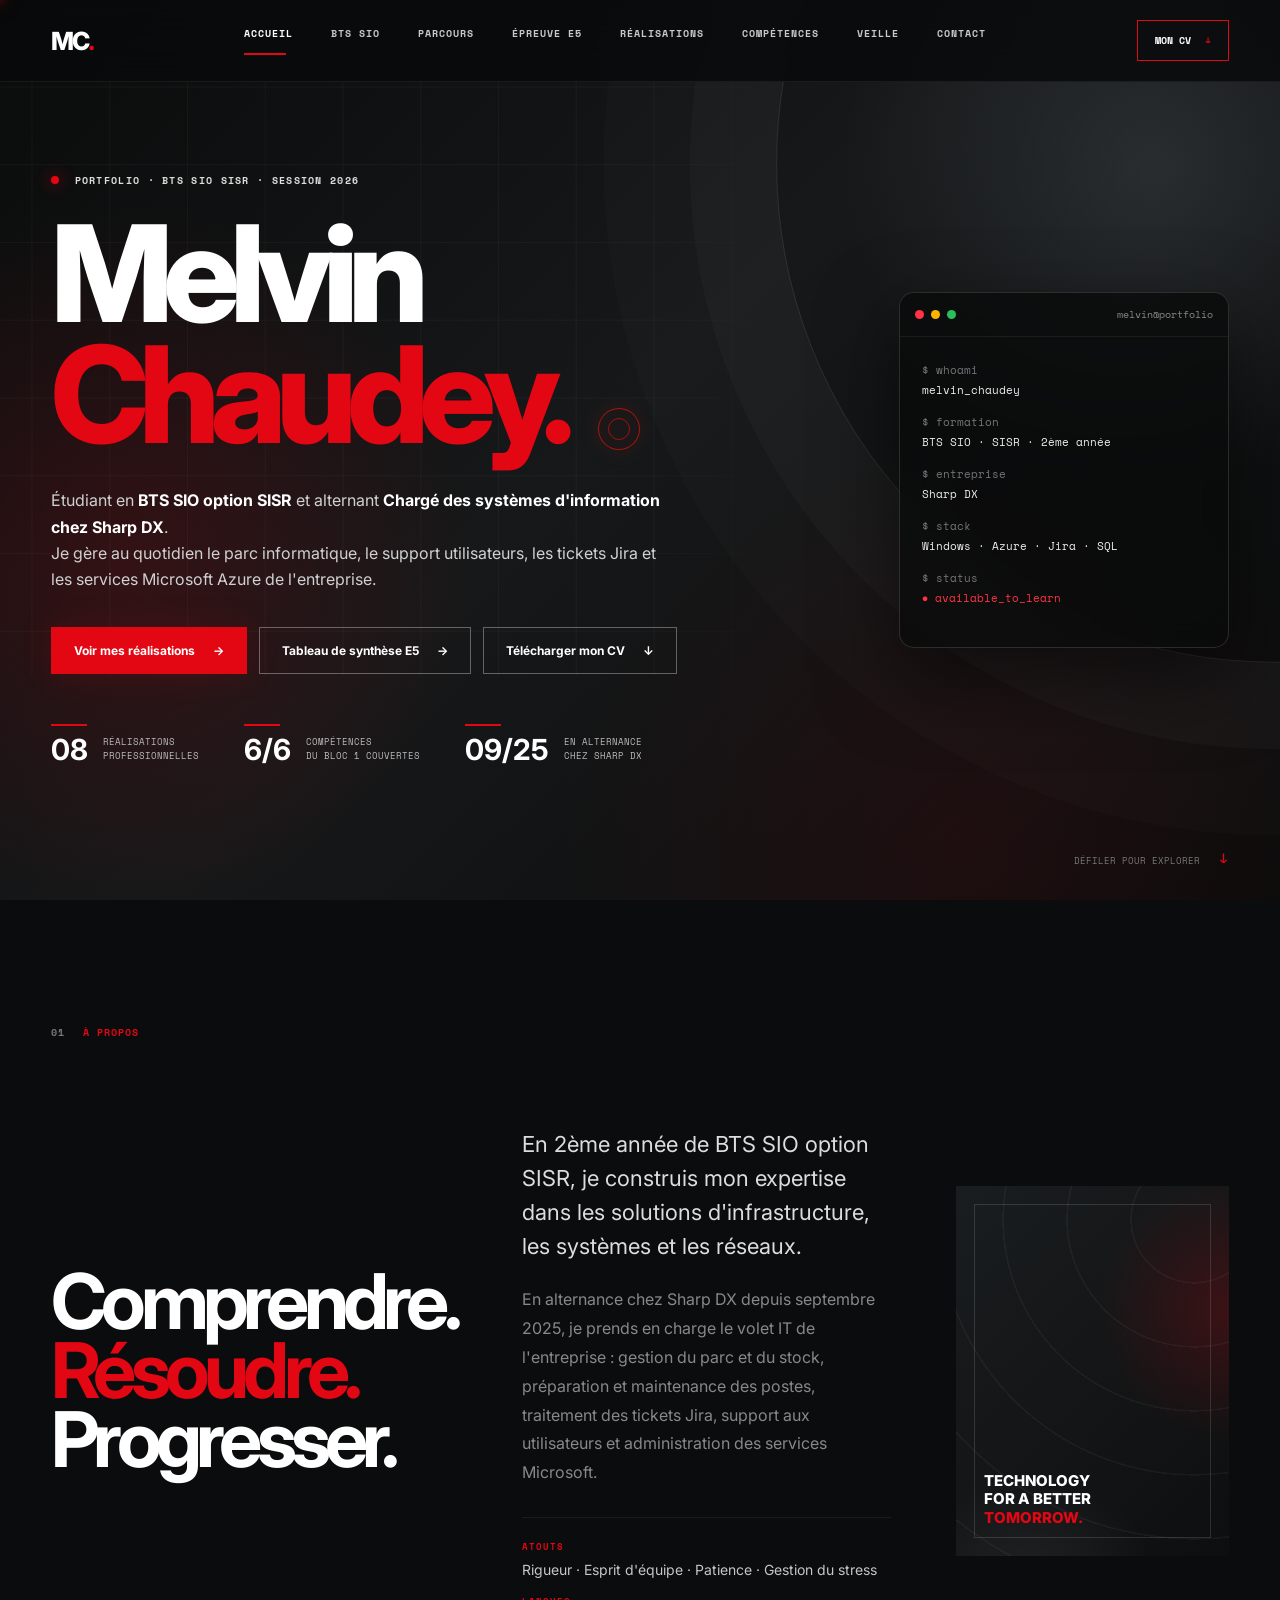
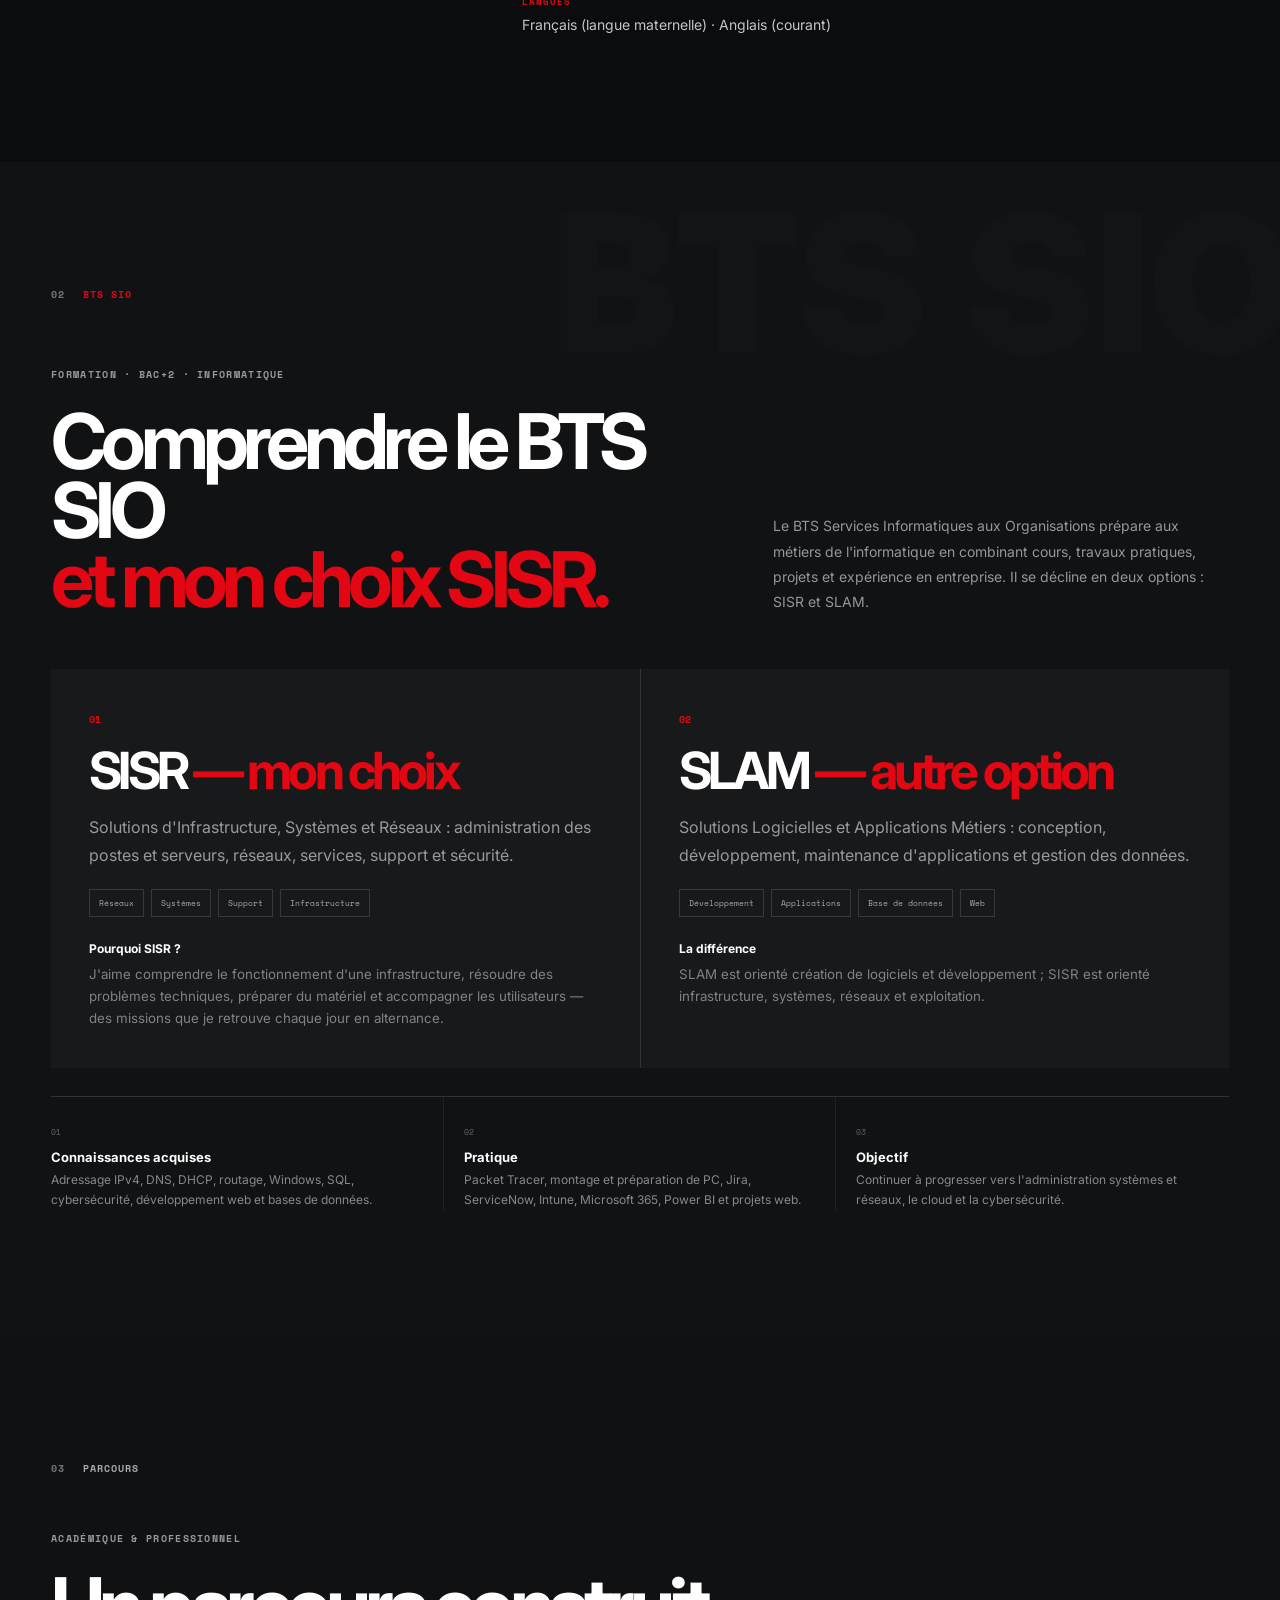
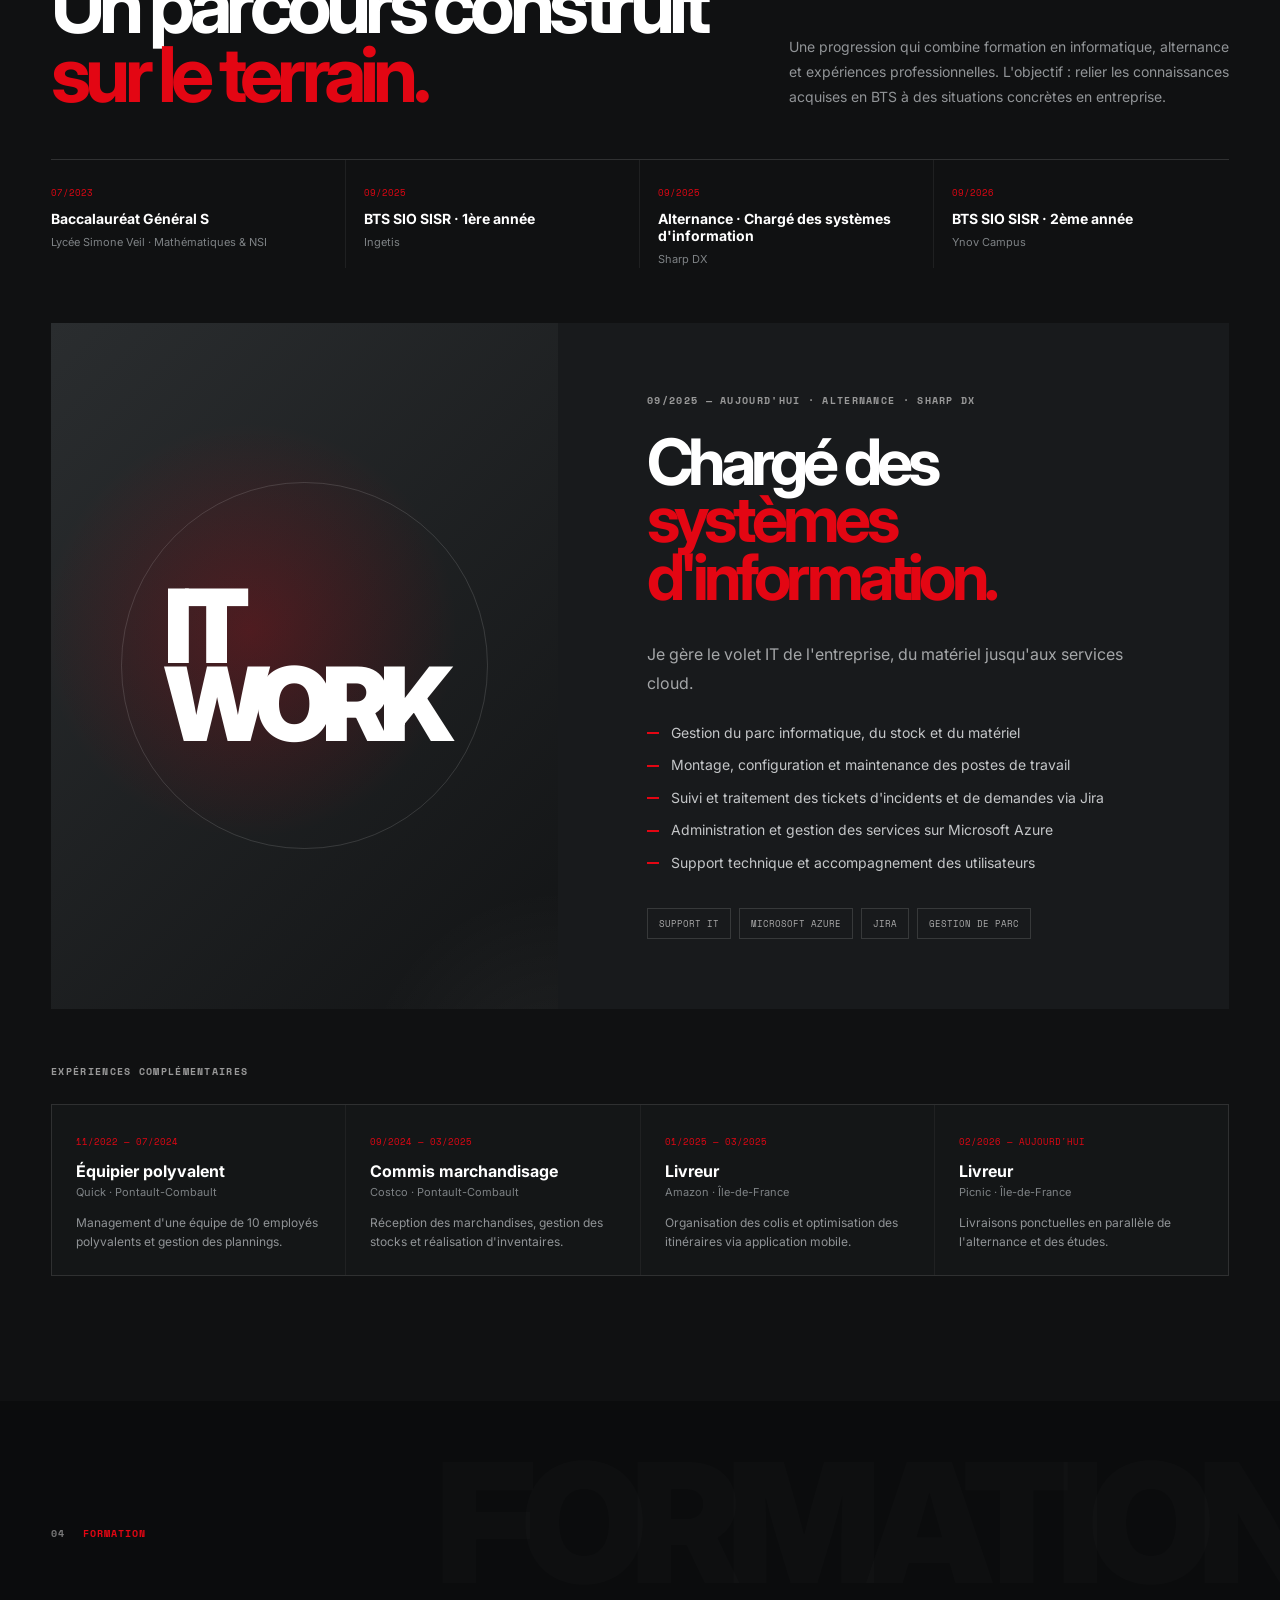
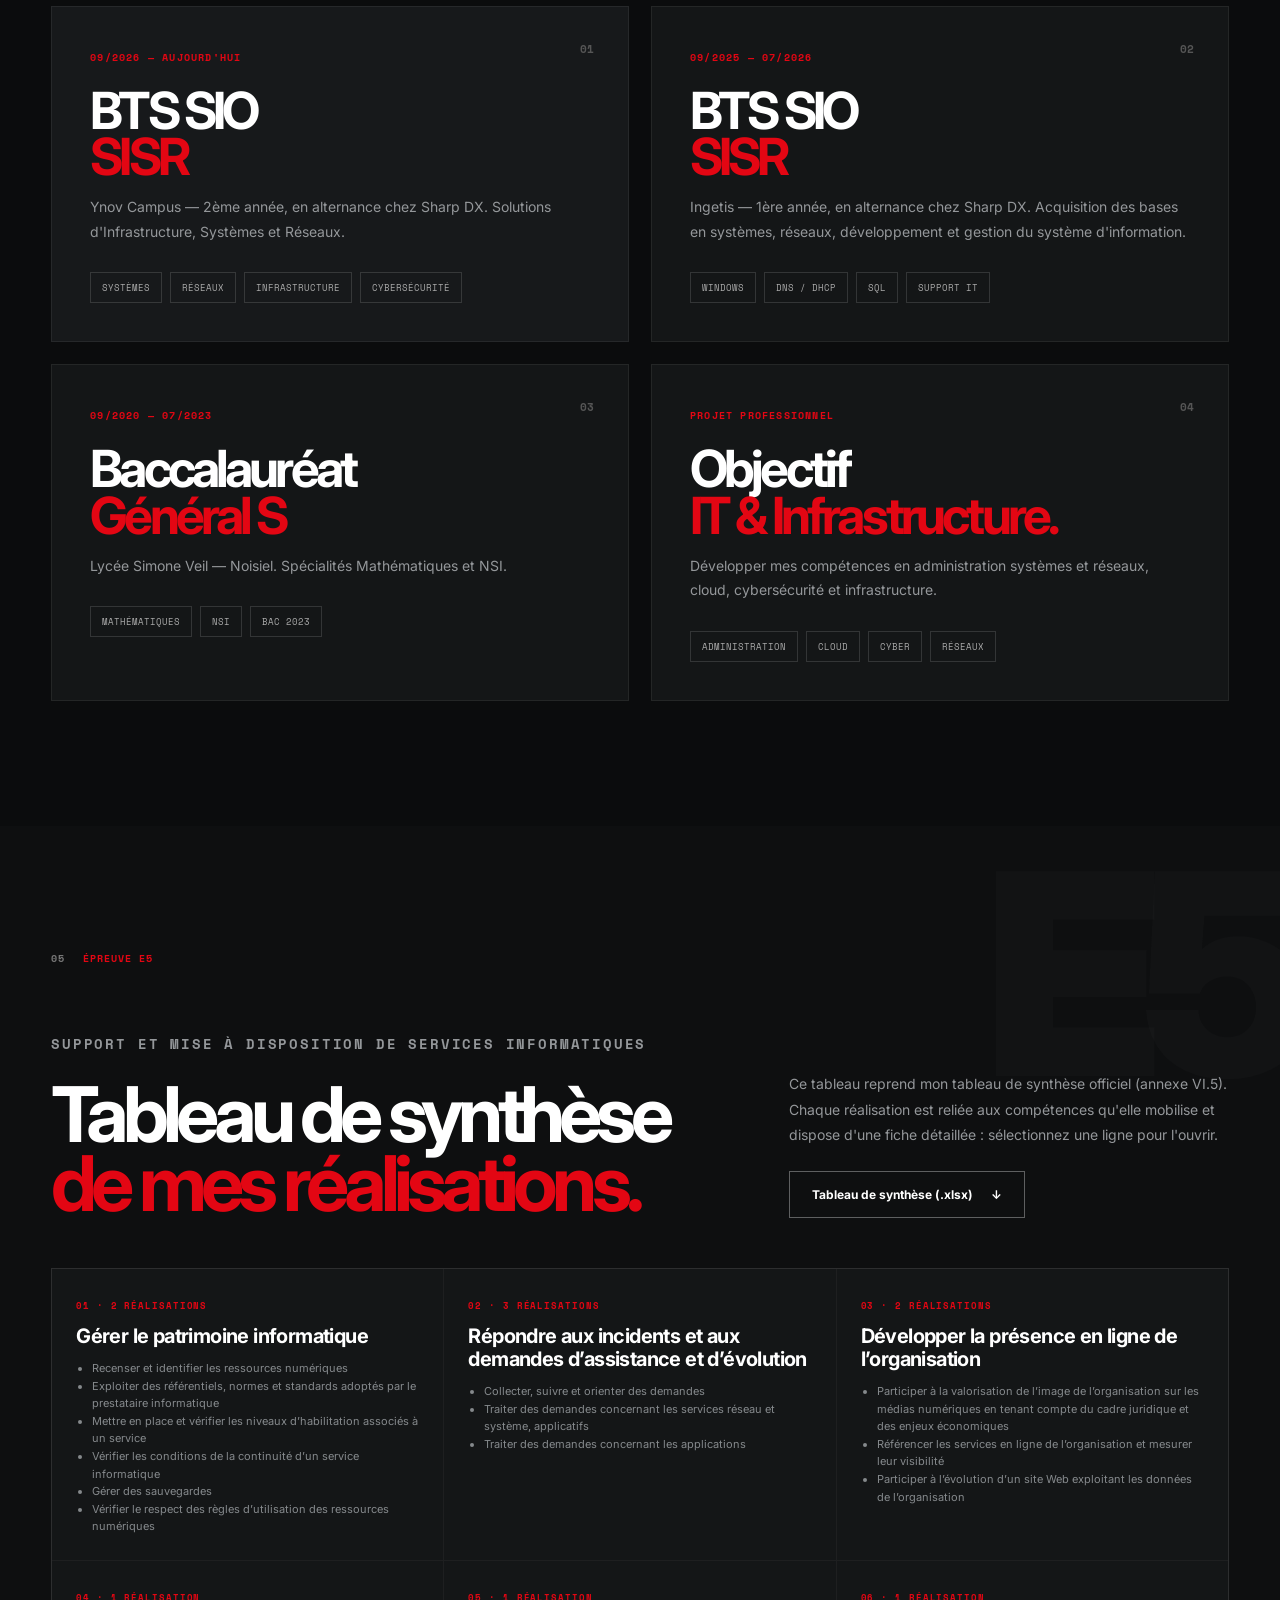
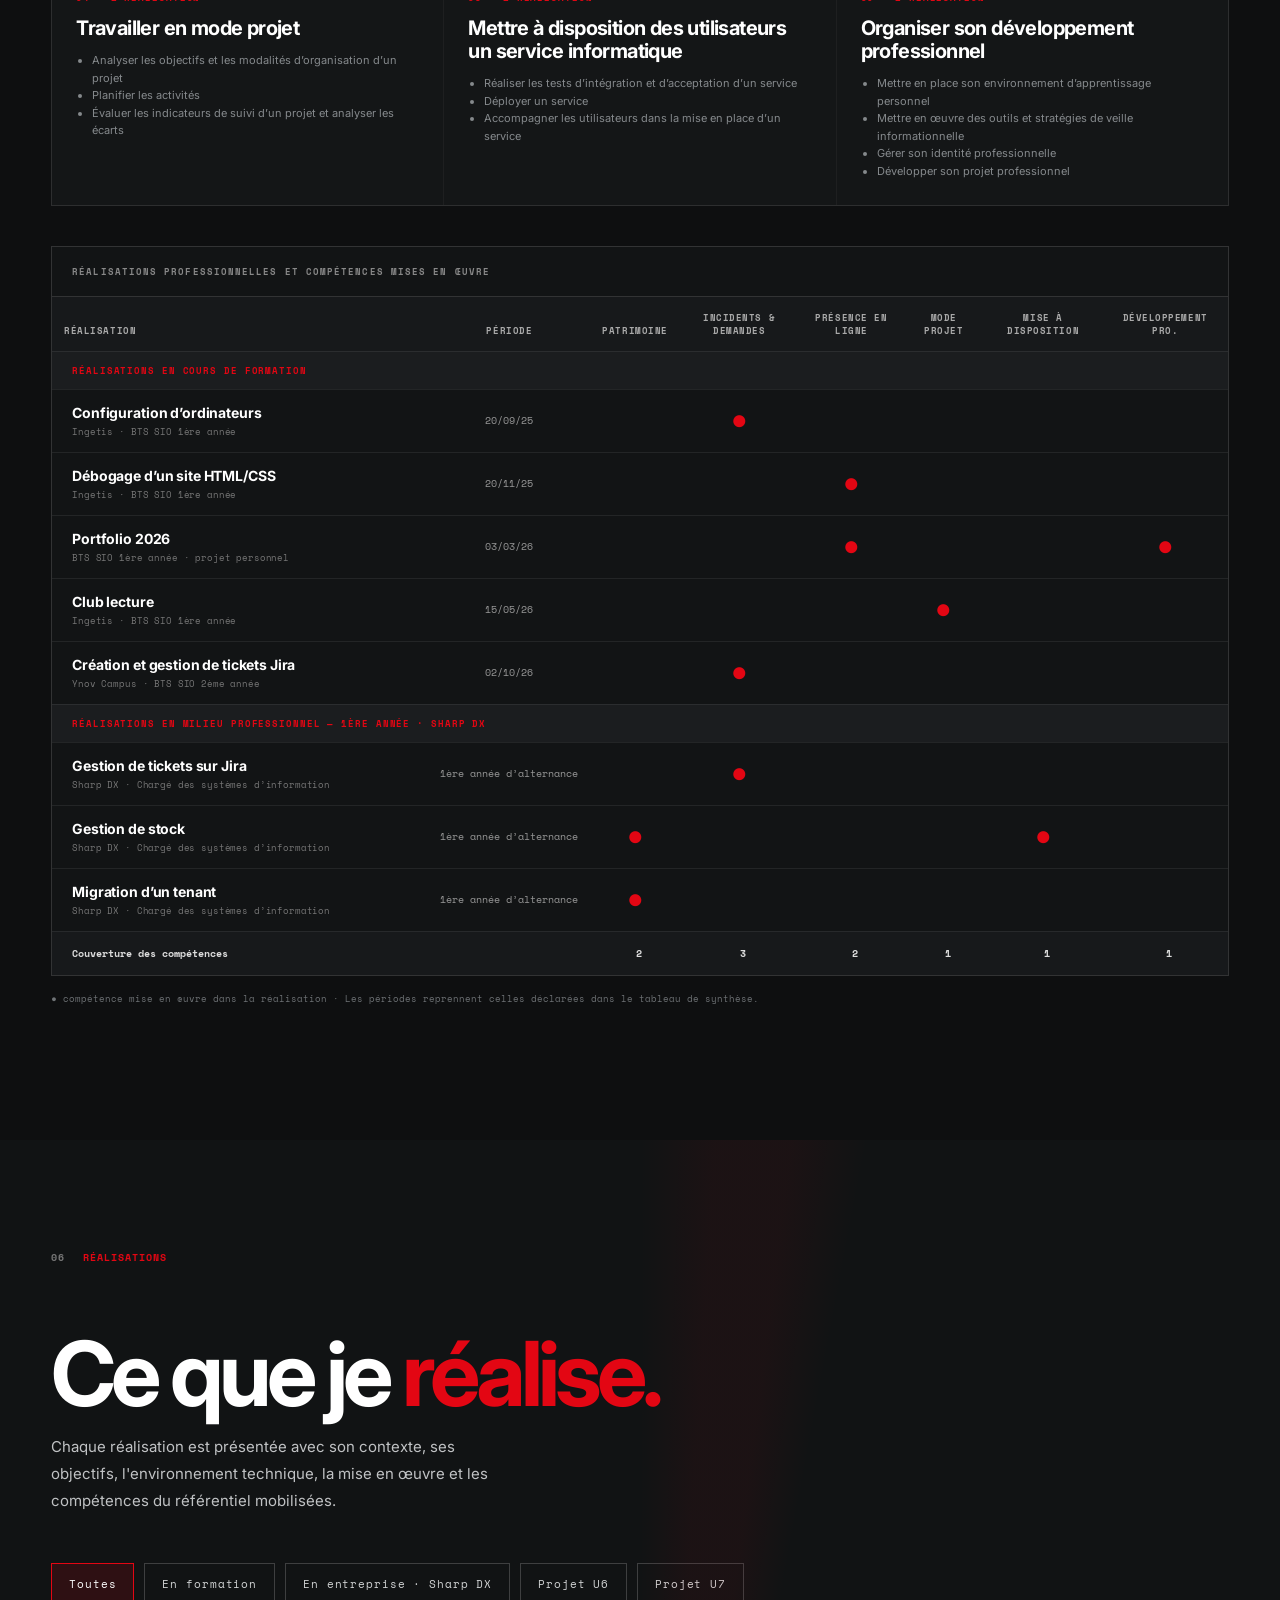
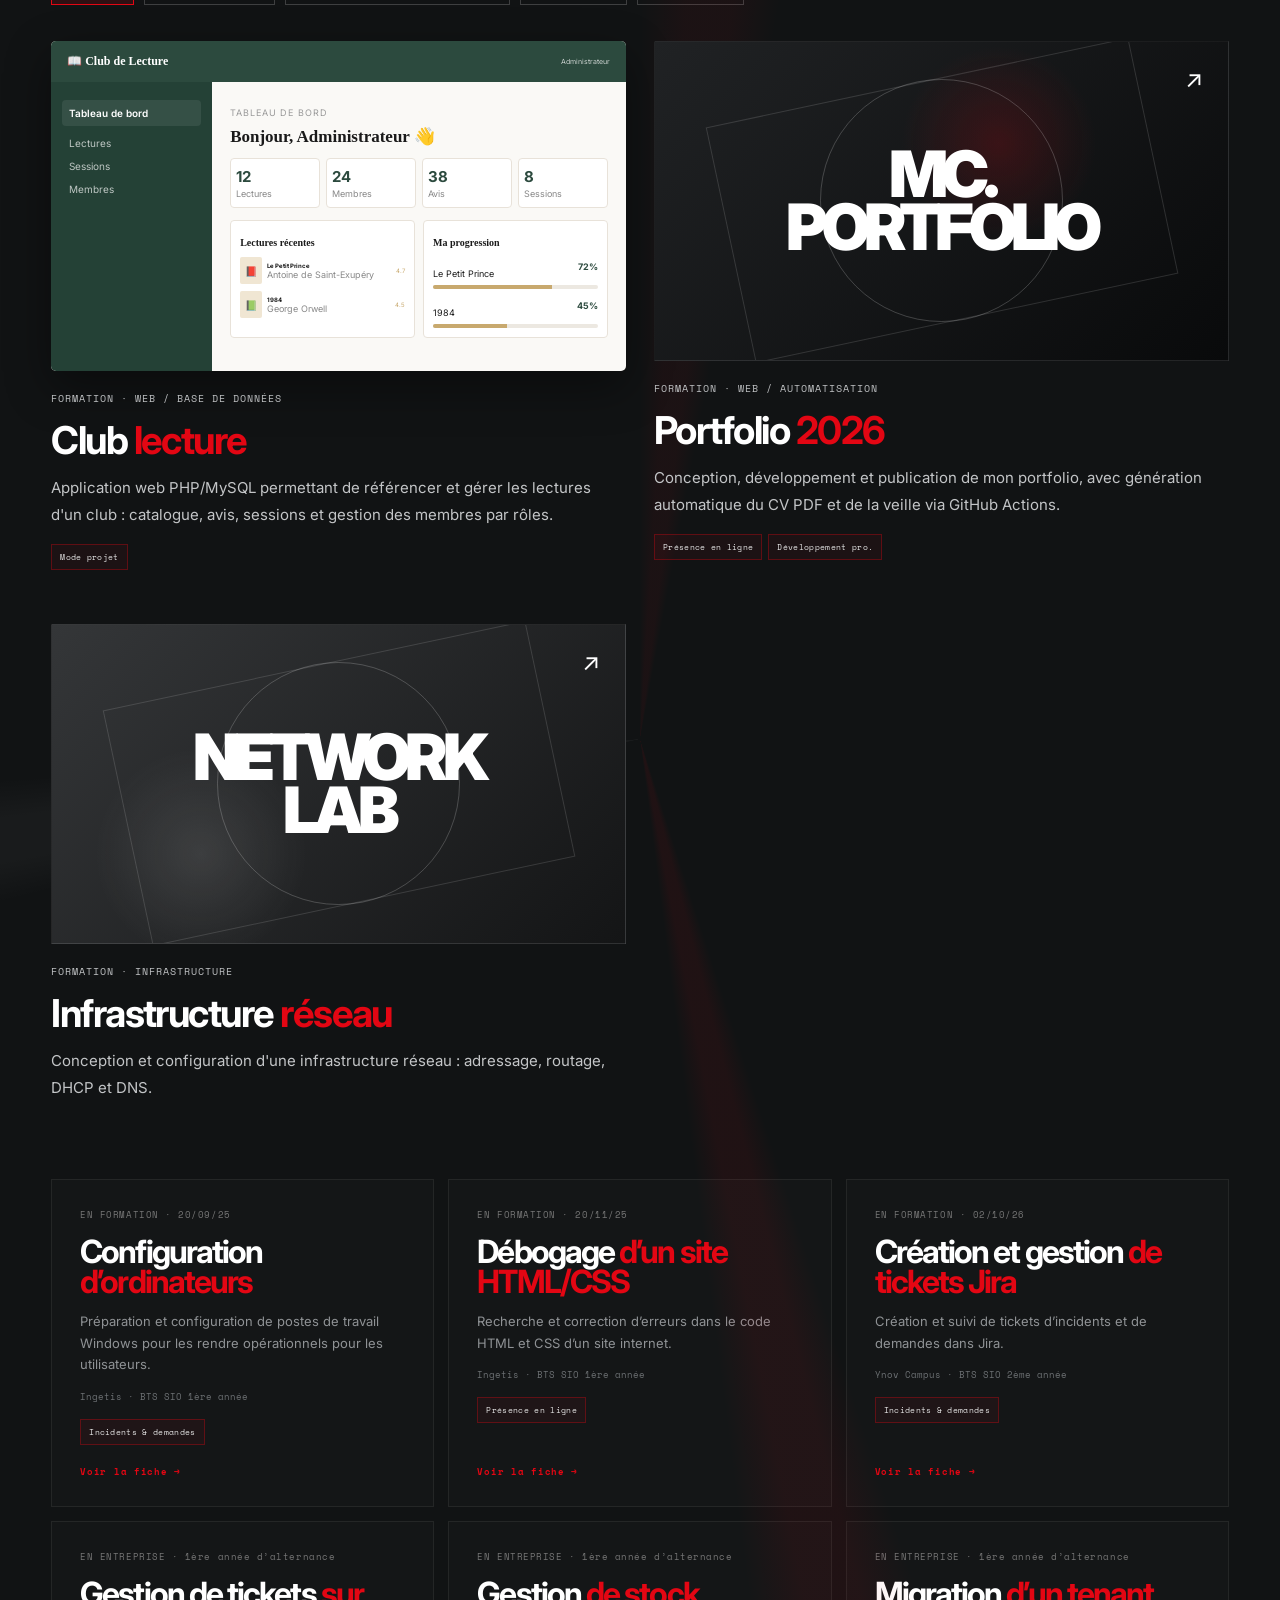
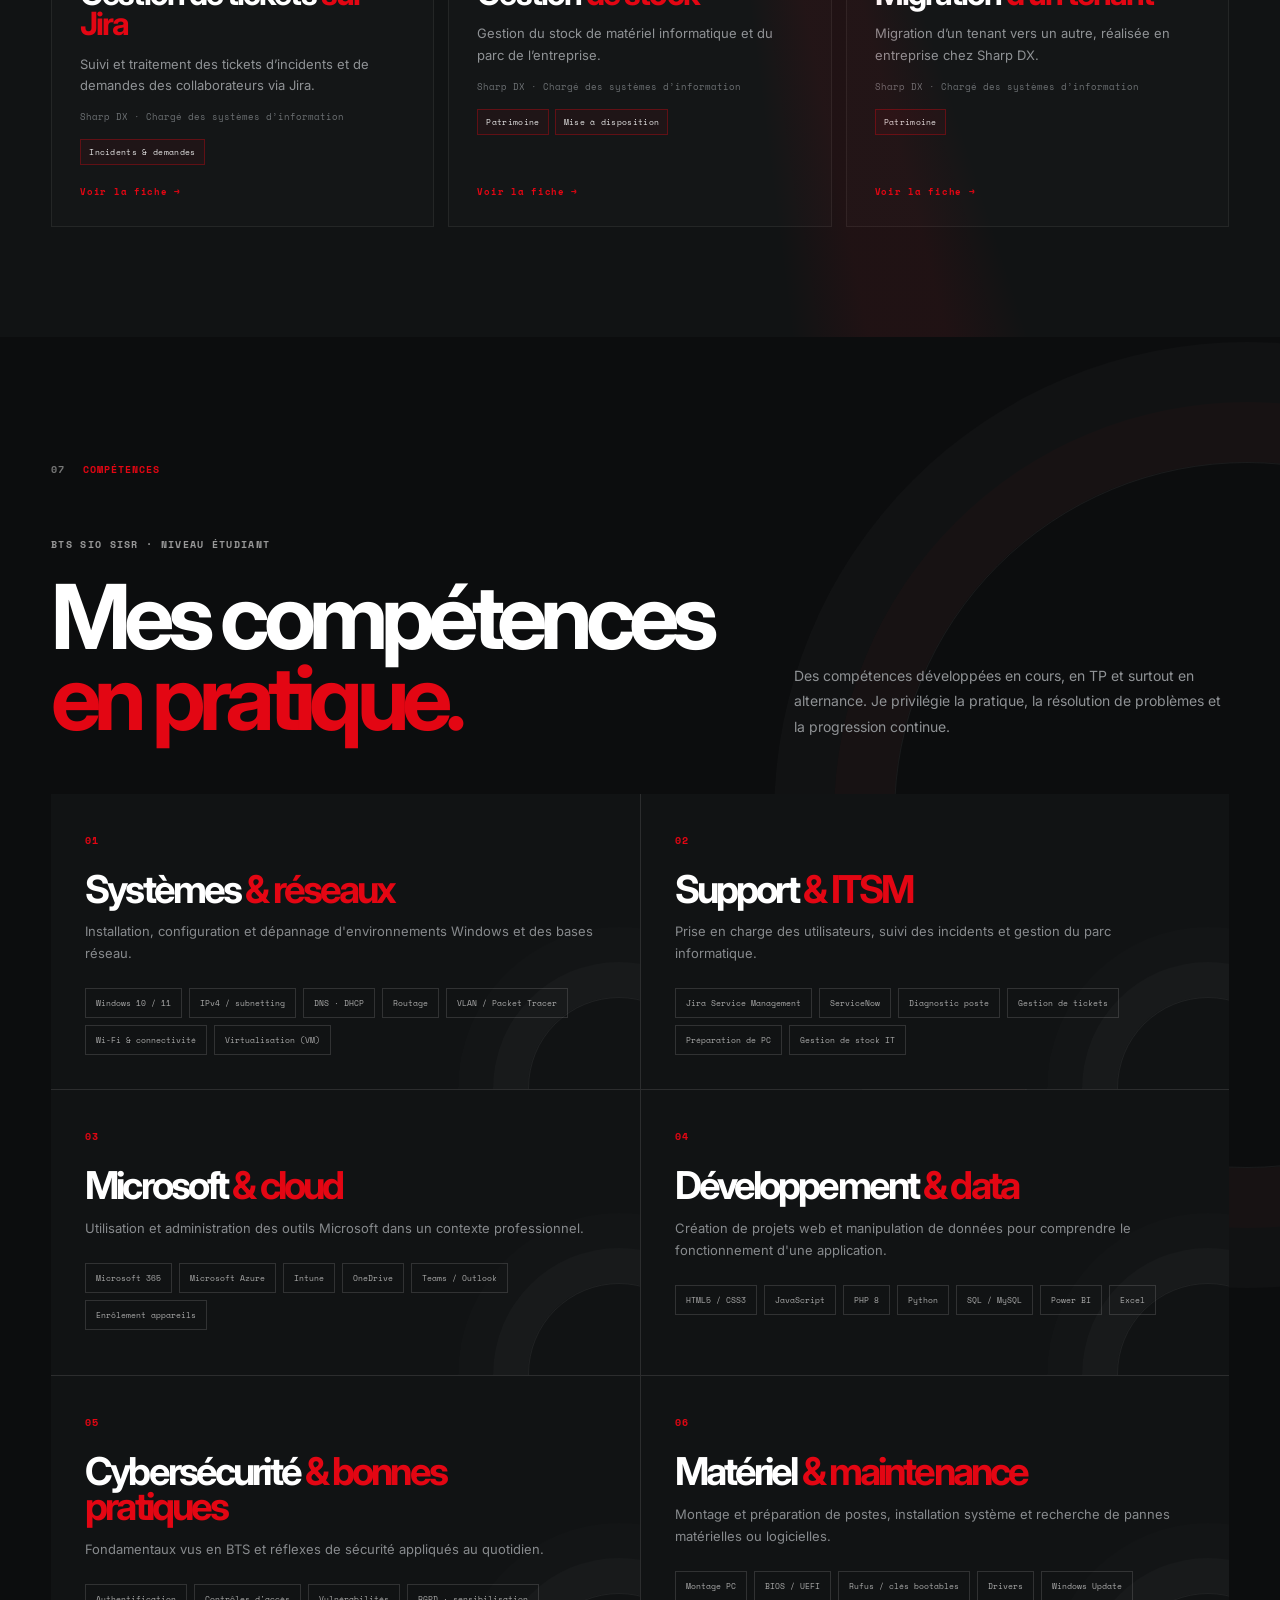
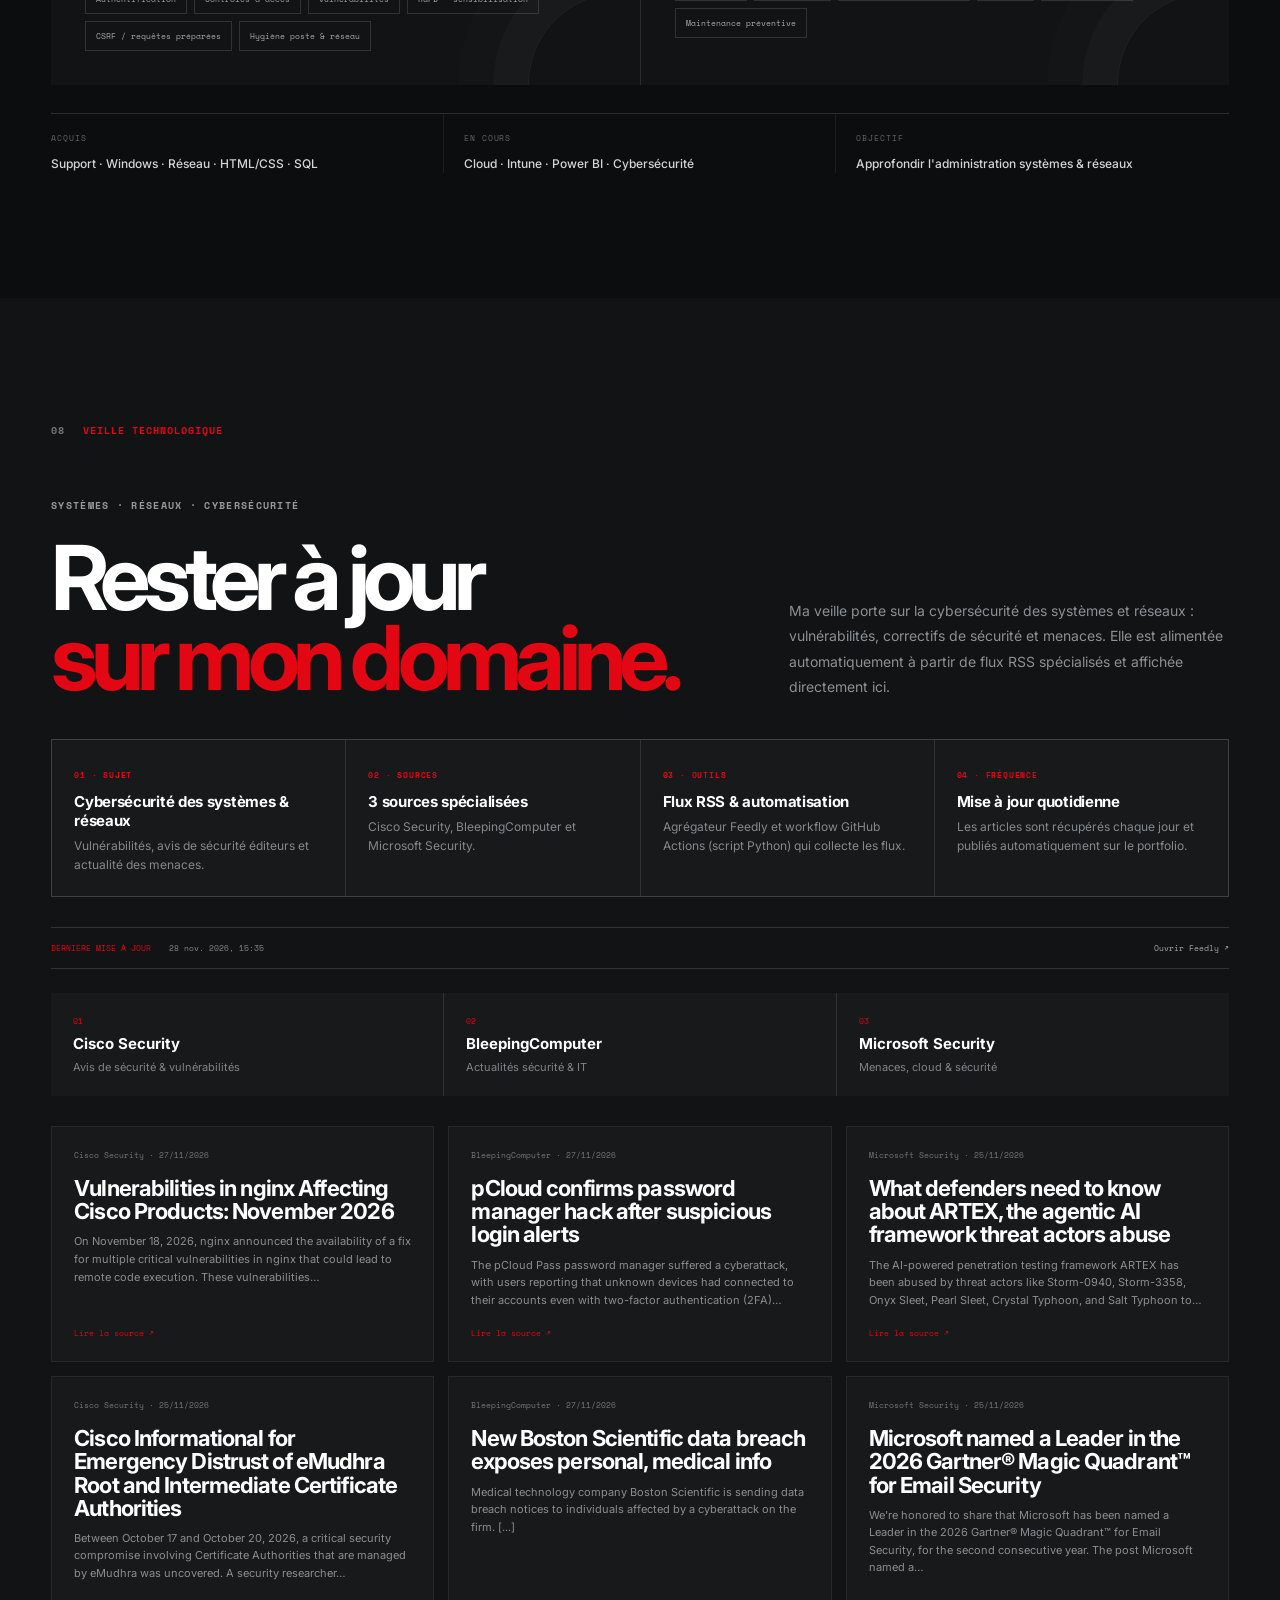
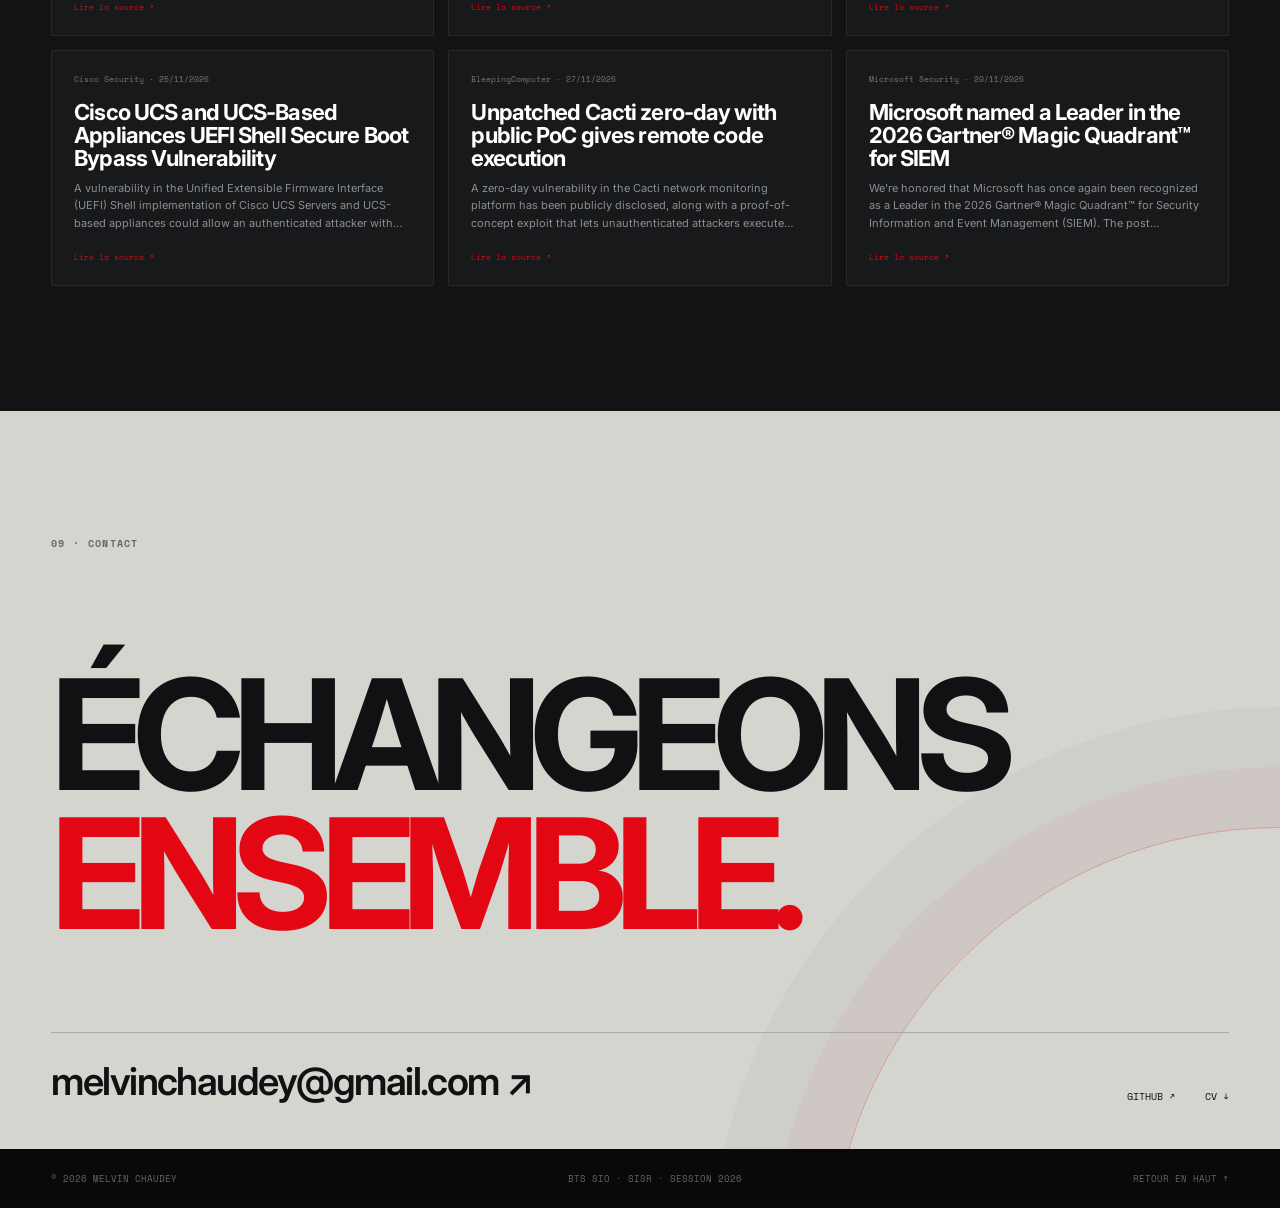
<file: index.html>
<!doctype html>
<html lang="fr">
<head>
<meta charset="UTF-8">
<meta name="viewport" content="width=device-width, initial-scale=1.0">
<meta name="description" content="Portfolio de Melvin Chaudey — BTS SIO option SISR, alternant chargé des systèmes d'information chez Sharp DX. Réalisations professionnelles, tableau de synthèse E5, compétences et veille technologique.">
<meta name="author" content="Melvin Chaudey">
<meta property="og:title" content="Melvin Chaudey — Portfolio BTS SIO SISR">
<meta property="og:description" content="Réalisations professionnelles, tableau de synthèse E5, compétences et veille technologique.">
<meta property="og:type" content="website">
<title>Melvin Chaudey — Portfolio BTS SIO SISR</title>
<link rel="icon" href="data:image/svg+xml,%3Csvg xmlns='http://www.w3.org/2000/svg' viewBox='0 0 64 64'%3E%3Crect width='64' height='64' fill='%230b0c0d'/%3E%3Ctext x='6' y='44' font-family='Arial' font-weight='900' font-size='34' fill='%23fff'%3EMC%3C/text%3E%3Crect x='52' y='38' width='7' height='7' fill='%23e30613'/%3E%3C/svg%3E">
<link rel="preconnect" href="https://fonts.googleapis.com">
<link rel="preconnect" href="https://fonts.gstatic.com" crossorigin>
<link href="https://fonts.googleapis.com/css2?family=Inter:wght@400;500;600;700;800;900&family=Space+Mono:wght@400;700&display=swap" rel="stylesheet">
<link rel="stylesheet" href="style.css">
<link rel="stylesheet" href="animated.css">
<link rel="stylesheet" href="formation.css">
<link rel="stylesheet" href="cursor.css">
<link rel="stylesheet" href="e5.css">
</head>
<body>
<div class="loader" id="loader"><b>MC.</b></div>

<header class="nav">
  <a class="sharp-brand" style="font:800 25px Inter,Arial,sans-serif;letter-spacing:-.09em" href="#home">MC<span style="color:var(--red)">.</span></a>
  <nav id="nav" aria-label="Navigation principale">
    <a href="#home">ACCUEIL</a>
    <a href="#bts">BTS SIO</a>
    <a href="#parcours">PARCOURS</a>
    <a href="#e5">ÉPREUVE E5</a>
    <a href="#projects">RÉALISATIONS</a>
    <a href="#skills">COMPÉTENCES</a>
    <a href="#veille">VEILLE</a>
    <a href="#contact">CONTACT</a>
  </nav>
  <a class="nav-cv" href="CV_Melvin_Chaudey.pdf">MON CV <span>↓</span></a>
  <button class="menu" id="menu" type="button" aria-label="Ouvrir le menu" aria-controls="nav" aria-expanded="false">☰</button>
</header>

<main>
<!-- ACCUEIL -->
<section class="hero" id="home">
  <div class="hero-bg"></div>
  <div class="hero-wrap">
    <div class="hero-copy">
      <p class="eyebrow"><i></i> PORTFOLIO · BTS SIO SISR · SESSION 2026</p>
      <h1>Melvin<br><em>Chaudey.</em></h1>
      <p class="intro">Étudiant en <strong>BTS SIO option SISR</strong> et alternant <strong>Chargé des systèmes d'information chez Sharp DX</strong>.<br>Je gère au quotidien le parc informatique, le support utilisateurs, les tickets Jira et les services Microsoft Azure de l'entreprise.</p>
      <div class="buttons">
        <a class="btn primary" href="#projects">Voir mes réalisations <span>→</span></a>
        <a class="btn" href="#e5">Tableau de synthèse E5 <span>→</span></a>
        <a class="btn" href="CV_Melvin_Chaudey.pdf">Télécharger mon CV <span>↓</span></a>
      </div>
      <div class="stats">
        <div><b data-stat="realisations">08</b><span>RÉALISATIONS<br>PROFESSIONNELLES</span></div>
        <div><b data-stat="coverage">6/6</b><span>COMPÉTENCES<br>DU BLOC 1 COUVERTES</span></div>
        <div><b>09/25</b><span>EN ALTERNANCE<br>CHEZ SHARP DX</span></div>
      </div>
    </div>
    <div class="terminal" aria-hidden="true">
      <div class="terminal-head"><span></span><span></span><span></span><small>melvin@portfolio</small></div>
      <div class="terminal-body">
        <p>$ whoami</p><b>melvin_chaudey</b>
        <p>$ formation</p><b>BTS SIO · SISR · 2ème année</b>
        <p>$ entreprise</p><b>Sharp DX</b>
        <p>$ stack</p><b>Windows · Azure · Jira · SQL</b>
        <p>$ status</p><b class="status">● available_to_learn</b>
      </div>
    </div>
  </div>
  <div class="scroll">DÉFILER POUR EXPLORER <span>↓</span></div>
</section>

<!-- 01 · À PROPOS -->
<section class="about" id="about">
  <div class="section-label"><span>01</span><b>À PROPOS</b></div>
  <div class="about-grid">
    <div><h2>Comprendre.<br><em>Résoudre.</em><br>Progresser.</h2></div>
    <div>
      <p class="lead">En 2ème année de BTS SIO option SISR, je construis mon expertise dans les solutions d'infrastructure, les systèmes et les réseaux.</p>
      <p>En alternance chez Sharp DX depuis septembre 2025, je prends en charge le volet IT de l'entreprise : gestion du parc et du stock, préparation et maintenance des postes, traitement des tickets Jira, support aux utilisateurs et administration des services Microsoft.</p>
      <div class="about-facts">
        <div><small>ATOUTS</small><span>Rigueur · Esprit d'équipe · Patience · Gestion du stress</span></div>
        <div><small>LANGUES</small><span>Français (langue maternelle) · Anglais (courant)</span></div>
      </div>
    </div>
    <div class="about-visual"><span>TECHNOLOGY<br>FOR A BETTER<br><em>TOMORROW.</em></span></div>
  </div>
</section>

<!-- 02 · BTS SIO -->
<section class="bts-section" id="bts">
  <div class="section-label"><span>02</span><b>BTS SIO</b></div>
  <div class="bts-head">
    <div><p class="eyebrow">FORMATION · BAC+2 · INFORMATIQUE</p><h2>Comprendre le BTS SIO<br><em>et mon choix SISR.</em></h2></div>
    <p>Le BTS Services Informatiques aux Organisations prépare aux métiers de l'informatique en combinant cours, travaux pratiques, projets et expérience en entreprise. Il se décline en deux options : SISR et SLAM.</p>
  </div>
  <div class="bts-specialties">
    <article>
      <span>01</span><h3>SISR <em>— mon choix</em></h3>
      <p>Solutions d'Infrastructure, Systèmes et Réseaux : administration des postes et serveurs, réseaux, services, support et sécurité.</p>
      <div class="bts-tags"><i>Réseaux</i><i>Systèmes</i><i>Support</i><i>Infrastructure</i></div>
      <strong>Pourquoi SISR ?</strong>
      <small>J'aime comprendre le fonctionnement d'une infrastructure, résoudre des problèmes techniques, préparer du matériel et accompagner les utilisateurs — des missions que je retrouve chaque jour en alternance.</small>
    </article>
    <article>
      <span>02</span><h3>SLAM <em>— autre option</em></h3>
      <p>Solutions Logicielles et Applications Métiers : conception, développement, maintenance d'applications et gestion des données.</p>
      <div class="bts-tags"><i>Développement</i><i>Applications</i><i>Base de données</i><i>Web</i></div>
      <strong>La différence</strong>
      <small>SLAM est orienté création de logiciels et développement ; SISR est orienté infrastructure, systèmes, réseaux et exploitation.</small>
    </article>
  </div>
  <div class="bts-skills">
    <div><span>01</span><b>Connaissances acquises</b><p>Adressage IPv4, DNS, DHCP, routage, Windows, SQL, cybersécurité, développement web et bases de données.</p></div>
    <div><span>02</span><b>Pratique</b><p>Packet Tracer, montage et préparation de PC, Jira, ServiceNow, Intune, Microsoft 365, Power BI et projets web.</p></div>
    <div><span>03</span><b>Objectif</b><p>Continuer à progresser vers l'administration systèmes et réseaux, le cloud et la cybersécurité.</p></div>
  </div>
</section>

<!-- 03 · PARCOURS -->
<section class="experience" id="parcours">
  <div class="section-label light"><span>03</span><b>PARCOURS</b></div>
  <div class="parcours-intro">
    <div><p class="eyebrow">ACADÉMIQUE & PROFESSIONNEL</p><h2>Un parcours construit<br><em>sur le terrain.</em></h2></div>
    <p>Une progression qui combine formation en informatique, alternance et expériences professionnelles. L'objectif : relier les connaissances acquises en BTS à des situations concrètes en entreprise.</p>
  </div>
  <div class="parcours-timeline">
    <div><span>07/2023</span><b>Baccalauréat Général S</b><small>Lycée Simone Veil · Mathématiques & NSI</small></div>
    <div><span>09/2025</span><b>BTS SIO SISR · 1ère année</b><small>Ingetis</small></div>
    <div><span>09/2025</span><b>Alternance · Chargé des systèmes d'information</b><small>Sharp DX</small></div>
    <div><span>09/2026</span><b>BTS SIO SISR · 2ème année</b><small>Ynov Campus</small></div>
  </div>
  <article class="exp-card">
    <div class="exp-art"><span>IT<br>WORK</span></div>
    <div class="exp-content">
      <p class="eyebrow">09/2025 — AUJOURD'HUI · ALTERNANCE · SHARP DX</p>
      <h2>Chargé des<br><em>systèmes d'information.</em></h2>
      <p>Je gère le volet IT de l'entreprise, du matériel jusqu'aux services cloud.</p>
      <ul class="exp-missions">
        <li>Gestion du parc informatique, du stock et du matériel</li>
        <li>Montage, configuration et maintenance des postes de travail</li>
        <li>Suivi et traitement des tickets d'incidents et de demandes via Jira</li>
        <li>Administration et gestion des services sur Microsoft Azure</li>
        <li>Support technique et accompagnement des utilisateurs</li>
      </ul>
      <div class="tags"><span>SUPPORT IT</span><span>MICROSOFT AZURE</span><span>JIRA</span><span>GESTION DE PARC</span></div>
    </div>
  </article>
  <div class="exp-extra">
    <p class="eyebrow">EXPÉRIENCES COMPLÉMENTAIRES</p>
    <div class="exp-extra-grid">
      <div><span>11/2022 — 07/2024</span><b>Équipier polyvalent</b><small>Quick · Pontault-Combault</small><p>Management d'une équipe de 10 employés polyvalents et gestion des plannings.</p></div>
      <div><span>09/2024 — 03/2025</span><b>Commis marchandisage</b><small>Costco · Pontault-Combault</small><p>Réception des marchandises, gestion des stocks et réalisation d'inventaires.</p></div>
      <div><span>01/2025 — 03/2025</span><b>Livreur</b><small>Amazon · Île-de-France</small><p>Organisation des colis et optimisation des itinéraires via application mobile.</p></div>
      <div><span>02/2026 — AUJOURD'HUI</span><b>Livreur</b><small>Picnic · Île-de-France</small><p>Livraisons ponctuelles en parallèle de l'alternance et des études.</p></div>
    </div>
  </div>
</section>

<!-- 04 · FORMATION -->
<section class="formation" id="formation">
  <div class="section-label"><span>04</span><b>FORMATION</b></div>
  <div class="formation-grid">
    <article class="formation-card accent"><span class="formation-year">09/2026 — AUJOURD'HUI</span><span class="mark">01</span><h3>BTS SIO<br><em>SISR</em></h3><p>Ynov Campus — 2ème année, en alternance chez Sharp DX. Solutions d'Infrastructure, Systèmes et Réseaux.</p><div class="formation-meta"><span>SYSTÈMES</span><span>RÉSEAUX</span><span>INFRASTRUCTURE</span><span>CYBERSÉCURITÉ</span></div></article>
    <article class="formation-card"><span class="formation-year">09/2025 — 07/2026</span><span class="mark">02</span><h3>BTS SIO<br><em>SISR</em></h3><p>Ingetis — 1ère année, en alternance chez Sharp DX. Acquisition des bases en systèmes, réseaux, développement et gestion du système d'information.</p><div class="formation-meta"><span>WINDOWS</span><span>DNS / DHCP</span><span>SQL</span><span>SUPPORT IT</span></div></article>
    <article class="formation-card"><span class="formation-year">09/2020 — 07/2023</span><span class="mark">03</span><h3>Baccalauréat<br><em>Général S</em></h3><p>Lycée Simone Veil — Noisiel. Spécialités Mathématiques et NSI.</p><div class="formation-meta"><span>MATHÉMATIQUES</span><span>NSI</span><span>BAC 2023</span></div></article>
    <article class="formation-card"><span class="formation-year">PROJET PROFESSIONNEL</span><span class="mark">04</span><h3>Objectif<br><em>IT & Infrastructure.</em></h3><p>Développer mes compétences en administration systèmes et réseaux, cloud, cybersécurité et infrastructure.</p><div class="formation-meta"><span>ADMINISTRATION</span><span>CLOUD</span><span>CYBER</span><span>RÉSEAUX</span></div></article>
  </div>
</section>

<!-- 05 · ÉPREUVE E5 -->
<section class="e5" id="e5">
  <div class="section-label"><span>05</span><b>ÉPREUVE E5</b></div>
  <div class="e5-head">
    <div><p class="eyebrow">SUPPORT ET MISE À DISPOSITION DE SERVICES INFORMATIQUES</p><h2>Tableau de synthèse<br><em>de mes réalisations.</em></h2></div>
    <div>
      <p>Ce tableau reprend mon tableau de synthèse officiel (annexe VI.5). Chaque réalisation est reliée aux compétences qu'elle mobilise et dispose d'une fiche détaillée : sélectionnez une ligne pour l'ouvrir.</p>
      <a class="btn" href="Tableau_synthese_E5_Melvin_Chaudey.xlsx" download>Tableau de synthèse (.xlsx) <span>↓</span></a>
    </div>
  </div>
  <div class="e5-comps" id="e5Comps"></div>
  <div class="e5-table-wrap">
    <table class="e5-table" id="e5Table">
      <caption>Réalisations professionnelles et compétences mises en œuvre</caption>
    </table>
  </div>
  <p class="e5-scroll-hint">Faites défiler le tableau horizontalement →</p>
  <p class="e5-note">● compétence mise en œuvre dans la réalisation · Les périodes reprennent celles déclarées dans le tableau de synthèse.</p>
</section>

<!-- 06 · RÉALISATIONS -->
<section class="projects" id="projects">
  <div class="section-label"><span>06</span><b>RÉALISATIONS</b></div>
  <div class="project-head">
    <div>
      <h2>Ce que je <em>réalise.</em></h2>
      <p>Chaque réalisation est présentée avec son contexte, ses objectifs, l'environnement technique, la mise en œuvre et les compétences du référentiel mobilisées.</p>
    </div>
  </div>
  <div class="project-tabs" role="tablist" aria-label="Filtrer les réalisations">
    <button class="project-tab active" data-filter="all" type="button" role="tab" aria-selected="true">Toutes</button>
    <button class="project-tab" data-filter="formation" type="button" role="tab" aria-selected="false">En formation</button>
    <button class="project-tab" data-filter="entreprise" type="button" role="tab" aria-selected="false">En entreprise · Sharp DX</button>
    <button class="project-tab" data-filter="u6" type="button" role="tab" aria-selected="false">Projet U6</button>
    <button class="project-tab" data-filter="u7" type="button" role="tab" aria-selected="false">Projet U7</button>
  </div>
  <div class="project-grid">
    <article class="project-card project-club" data-project="club" data-track="formation">
      <div class="club-ui"><div class="club-nav"><b>📖 Club de Lecture</b><span>Administrateur</span></div><div class="club-layout"><aside><b>Tableau de bord</b><span>Lectures</span><span>Sessions</span><span>Membres</span></aside><div class="club-content"><small>TABLEAU DE BORD</small><h4>Bonjour, Administrateur 👋</h4><div class="club-stats"><div><b>12</b><span>Lectures</span></div><div><b>24</b><span>Membres</span></div><div><b>38</b><span>Avis</span></div><div><b>8</b><span>Sessions</span></div></div><div class="club-cols"><div class="club-panel"><strong>Lectures récentes</strong><div class="club-book"><i>📕</i><span><b>Le Petit Prince</b><small>Antoine de Saint-Exupéry</small></span><em>4.7</em></div><div class="club-book"><i>📗</i><span><b>1984</b><small>George Orwell</small></span><em>4.5</em></div></div><div class="club-panel"><strong>Ma progression</strong><div class="mini-progress"><span>Le Petit Prince</span><b>72%</b><i><u style="width:72%"></u></i></div><div class="mini-progress"><span>1984</span><b>45%</b><i><u style="width:45%"></u></i></div></div></div></div></div></div>
      <small>FORMATION · WEB / BASE DE DONNÉES</small>
      <h3>Club <em>lecture</em></h3>
      <p>Application web PHP/MySQL permettant de référencer et gérer les lectures d'un club : catalogue, avis, sessions et gestion des membres par rôles.</p>
      <div class="card-comps" data-comps="club"></div>
    </article>
    <article class="project-card" data-project="portfolio" data-track="formation">
      <div class="project-art portfolio"><span>MC.<br>PORTFOLIO</span><b>↗</b></div>
      <small>FORMATION · WEB / AUTOMATISATION</small>
      <h3>Portfolio <em>2026</em></h3>
      <p>Conception, développement et publication de mon portfolio, avec génération automatique du CV PDF et de la veille via GitHub Actions.</p>
      <div class="card-comps" data-comps="portfolio"></div>
    </article>
    <article class="project-card" data-project="network" data-track="formation">
      <div class="project-art reading"><span>NETWORK<br>LAB</span><b>↗</b></div>
      <small>FORMATION · INFRASTRUCTURE</small>
      <h3>Infrastructure <em>réseau</em></h3>
      <p>Conception et configuration d'une infrastructure réseau : adressage, routage, DHCP et DNS.</p>
    </article>
    <article class="project-card project-placeholder" data-track="u6">
      <div class="project-placeholder-art"><span>U<em>6</em></span><small>2ÈME ANNÉE · EN COURS</small></div>
      <small>BTS SIO · U6</small>
      <h3>Projet <em>U6</em></h3>
      <p>Projet de 2ème année en cours de réalisation. La fiche détaillée sera publiée à l'issue du projet, avec ses objectifs, ses livrables et les compétences mobilisées.</p>
    </article>
    <article class="project-card project-placeholder" data-track="u7">
      <div class="project-placeholder-art"><span>U<em>7</em></span><small>2ÈME ANNÉE · EN COURS</small></div>
      <small>BTS SIO · U7</small>
      <h3>Projet <em>U7</em></h3>
      <p>Projet de 2ème année en cours de réalisation. La fiche détaillée sera publiée à l'issue du projet, avec ses objectifs, ses livrables et les compétences mobilisées.</p>
    </article>
  </div>
  <div class="real-grid" id="realGrid"></div>
</section>

<!-- 07 · COMPÉTENCES -->
<section class="skills" id="skills">
  <div class="section-label light"><span>07</span><b>COMPÉTENCES</b></div>
  <div class="skills-intro">
    <div><p class="eyebrow">BTS SIO SISR · NIVEAU ÉTUDIANT</p><h2>Mes compétences<br><em>en pratique.</em></h2></div>
    <p>Des compétences développées en cours, en TP et surtout en alternance. Je privilégie la pratique, la résolution de problèmes et la progression continue.</p>
  </div>
  <div class="skills-grid">
    <article class="skill-group"><span class="skill-index">01</span><h3>Systèmes <em>& réseaux</em></h3><p>Installation, configuration et dépannage d'environnements Windows et des bases réseau.</p><div class="skill-items"><span>Windows 10 / 11</span><span>IPv4 / subnetting</span><span>DNS · DHCP</span><span>Routage</span><span>VLAN / Packet Tracer</span><span>Wi-Fi & connectivité</span><span>Virtualisation (VM)</span></div></article>
    <article class="skill-group"><span class="skill-index">02</span><h3>Support <em>& ITSM</em></h3><p>Prise en charge des utilisateurs, suivi des incidents et gestion du parc informatique.</p><div class="skill-items"><span>Jira Service Management</span><span>ServiceNow</span><span>Diagnostic poste</span><span>Gestion de tickets</span><span>Préparation de PC</span><span>Gestion de stock IT</span></div></article>
    <article class="skill-group"><span class="skill-index">03</span><h3>Microsoft <em>& cloud</em></h3><p>Utilisation et administration des outils Microsoft dans un contexte professionnel.</p><div class="skill-items"><span>Microsoft 365</span><span>Microsoft Azure</span><span>Intune</span><span>OneDrive</span><span>Teams / Outlook</span><span>Enrôlement appareils</span></div></article>
    <article class="skill-group"><span class="skill-index">04</span><h3>Développement <em>& data</em></h3><p>Création de projets web et manipulation de données pour comprendre le fonctionnement d'une application.</p><div class="skill-items"><span>HTML5 / CSS3</span><span>JavaScript</span><span>PHP 8</span><span>Python</span><span>SQL / MySQL</span><span>Power BI</span><span>Excel</span></div></article>
    <article class="skill-group"><span class="skill-index">05</span><h3>Cybersécurité <em>& bonnes pratiques</em></h3><p>Fondamentaux vus en BTS et réflexes de sécurité appliqués au quotidien.</p><div class="skill-items"><span>Authentification</span><span>Contrôles d'accès</span><span>Vulnérabilités</span><span>RGPD · sensibilisation</span><span>CSRF / requêtes préparées</span><span>Hygiène poste & réseau</span></div></article>
    <article class="skill-group"><span class="skill-index">06</span><h3>Matériel <em>& maintenance</em></h3><p>Montage et préparation de postes, installation système et recherche de pannes matérielles ou logicielles.</p><div class="skill-items"><span>Montage PC</span><span>BIOS / UEFI</span><span>Rufus / clés bootables</span><span>Drivers</span><span>Windows Update</span><span>Maintenance préventive</span></div></article>
  </div>
  <div class="skills-level">
    <div><span>ACQUIS</span><b>Support · Windows · Réseau · HTML/CSS · SQL</b></div>
    <div><span>EN COURS</span><b>Cloud · Intune · Power BI · Cybersécurité</b></div>
    <div><span>OBJECTIF</span><b>Approfondir l'administration systèmes & réseaux</b></div>
  </div>
</section>

<!-- 08 · VEILLE -->
<section class="veille-section" id="veille">
  <div class="section-label light"><span>08</span><b>VEILLE TECHNOLOGIQUE</b></div>
  <div class="veille-head">
    <div><p class="eyebrow">SYSTÈMES · RÉSEAUX · CYBERSÉCURITÉ</p><h2>Rester à jour<br><em>sur mon domaine.</em></h2></div>
    <p>Ma veille porte sur la cybersécurité des systèmes et réseaux : vulnérabilités, correctifs de sécurité et menaces. Elle est alimentée automatiquement à partir de flux RSS spécialisés et affichée directement ici.</p>
  </div>
  <div class="veille-method">
    <div><small>01 · SUJET</small><b>Cybersécurité des systèmes & réseaux</b><p>Vulnérabilités, avis de sécurité éditeurs et actualité des menaces.</p></div>
    <div><small>02 · SOURCES</small><b>3 sources spécialisées</b><p>Cisco Security, BleepingComputer et Microsoft Security.</p></div>
    <div><small>03 · OUTILS</small><b>Flux RSS & automatisation</b><p>Agrégateur Feedly et workflow GitHub Actions (script Python) qui collecte les flux.</p></div>
    <div><small>04 · FRÉQUENCE</small><b>Mise à jour quotidienne</b><p>Les articles sont récupérés chaque jour et publiés automatiquement sur le portfolio.</p></div>
  </div>
  <div class="veille-meta"><span>DERNIÈRE MISE À JOUR</span><b id="veilleUpdated">Chargement…</b><a href="https://feedly.com/" target="_blank" rel="noopener">Ouvrir Feedly ↗</a></div>
  <div class="veille-sources">
    <a href="https://sec.cloudapps.cisco.com/security/center/rss.x?i=44" target="_blank" rel="noopener"><small>01</small><b>Cisco Security</b><span>Avis de sécurité & vulnérabilités</span></a>
    <a href="https://www.bleepingcomputer.com/rss-feeds/" target="_blank" rel="noopener"><small>02</small><b>BleepingComputer</b><span>Actualités sécurité & IT</span></a>
    <a href="https://www.microsoft.com/en-us/security/blog/" target="_blank" rel="noopener"><small>03</small><b>Microsoft Security</b><span>Menaces, cloud & sécurité</span></a>
  </div>
  <div class="veille-grid" id="veilleFeed"><div class="veille-empty">Chargement de la veille…</div></div>
</section>

<!-- CERTIFICATIONS : section masquée tant qu'aucun justificatif réel n'est disponible.
     Retirer l'attribut hidden et ajouter le lien dans la navigation dès qu'un document est ajouté. -->
<section class="certifications" id="certifications" hidden>
  <div class="section-label"><span>09</span><b>CERTIFICATIONS</b></div>
  <div class="cert-head">
    <div><p class="eyebrow">ATTESTATIONS · CERTIFICATS · BADGES</p><h2>Mes certifications<br><em>et attestations.</em></h2></div>
    <p>Les certifications obtenues pendant ma formation et mon parcours professionnel, avec accès direct aux justificatifs.</p>
  </div>
</section>

<!-- CONTACT -->
<section class="contact" id="contact">
  <p class="eyebrow">09 · CONTACT</p>
  <h2>ÉCHANGEONS<br><em>ENSEMBLE.</em></h2>
  <div class="contact-row">
    <a href="mailto:melvinchaudey@gmail.com">melvinchaudey@gmail.com ↗</a>
    <div><a href="https://github.com/melvinchaudey-ux" target="_blank" rel="noopener">GITHUB ↗</a><a href="CV_Melvin_Chaudey.pdf">CV ↓</a></div>
  </div>
</section>
</main>

<footer><span>© 2026 MELVIN CHAUDEY</span><span>BTS SIO · SISR · SESSION 2026</span><a href="#home">RETOUR EN HAUT ↑</a></footer>

<div class="project-modal" id="projectModal" aria-hidden="true">
  <div class="project-modal-backdrop" data-close></div>
  <div class="project-modal-box" role="dialog" aria-modal="true" aria-labelledby="modalTitle">
    <button class="project-modal-close" id="modalClose" type="button" aria-label="Fermer la fiche">×</button>
    <div class="modal-kicker" id="modalKicker"></div>
    <h2 id="modalTitle"></h2>
    <p class="modal-summary" id="modalSummary"></p>
    <div id="modalVisual"></div>
    <div class="modal-comps" id="modalComps"></div>
    <div class="modal-brief-grid" id="modalBrief"></div>
    <div class="modal-grid">
      <div><small>ENVIRONNEMENT TECHNIQUE</small><div class="modal-tags" id="modalTags"></div></div>
      <div id="modalDetailsBox"><small>RÉALISATION</small><p id="modalDetails"></p></div>
    </div>
    <div class="modal-actions" id="projectActions"></div>
  </div>
</div>

<script src="realisations.js"></script>
<script src="script.js"></script>
</body>
</html>
</file>
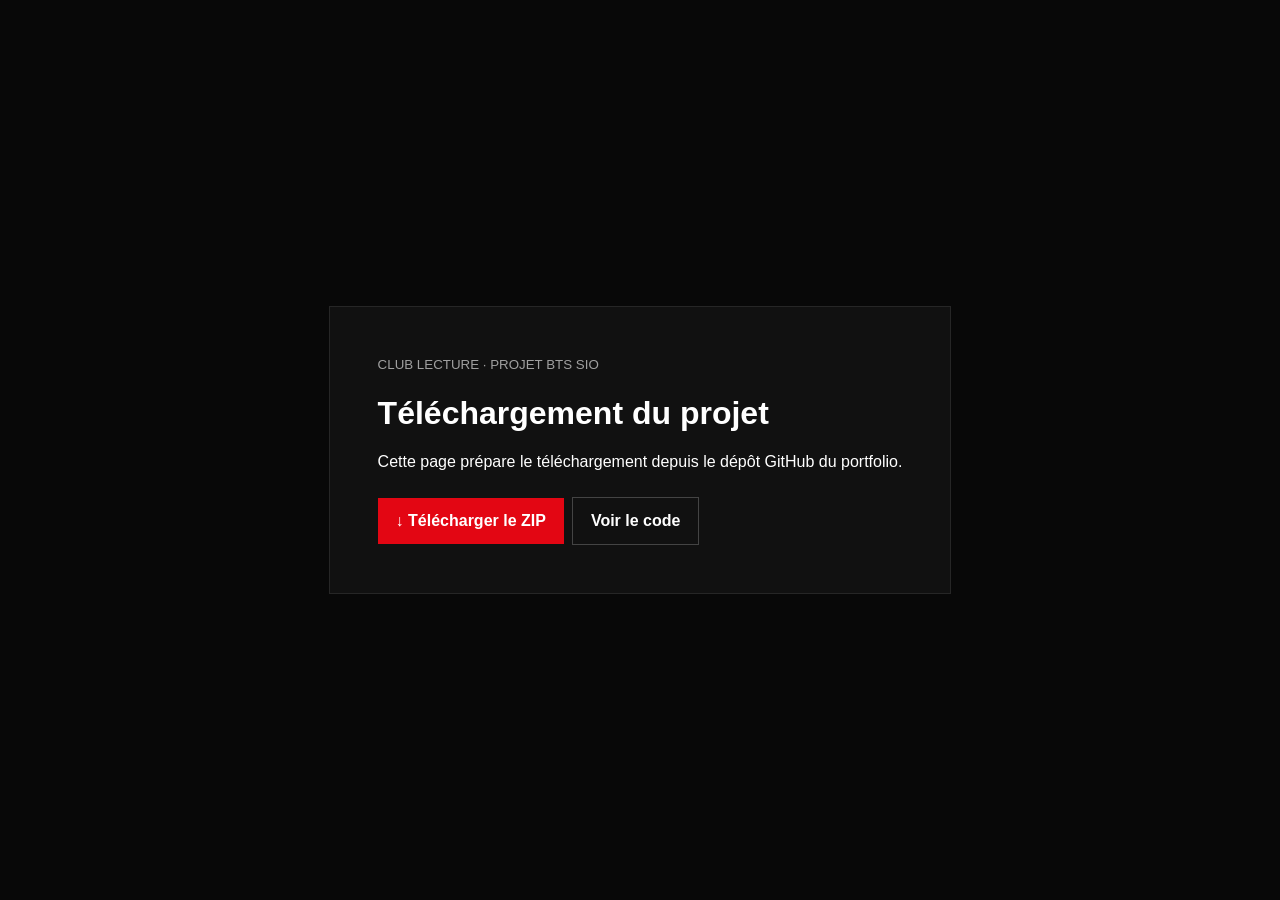
<file: club-lecture/download.html>
<!doctype html><html lang="fr"><head><meta charset="utf-8"><meta name="viewport" content="width=device-width,initial-scale=1"><title>Club Lecture — téléchargement</title><style>body{margin:0;min-height:100vh;display:grid;place-items:center;background:#080808;color:#fff;font-family:Inter,Arial,sans-serif}.box{max-width:700px;padding:48px;border:1px solid #262626;background:#111}a{display:inline-block;margin:10px 8px 0 0;padding:14px 18px;background:#e30613;color:#fff;text-decoration:none;font-weight:800}.ghost{background:transparent;border:1px solid #444}small{opacity:.6}</style></head><body><main class="box"><small>CLUB LECTURE · PROJET BTS SIO</small><h1>Téléchargement du projet</h1><p>Cette page prépare le téléchargement depuis le dépôt GitHub du portfolio.</p><a href="https://github.com/melvinchaudey-ux/Portfolio/archive/refs/heads/main.zip">↓ Télécharger le ZIP</a><a class="ghost" href="https://github.com/melvinchaudey-ux/Portfolio/tree/main" target="_blank" rel="noopener">Voir le code</a></main></body></html>
</file>
<file: style.css>
*{box-sizing:border-box}:root{--bg:#0b0c0d;--light:#f1f1ee;--muted:#8b8d90;--line:#ffffff18;--red:#e30613;--forest:#2c4a3e;--forest2:#3d6b5c;--cream:#faf9f6;--max:1400px}html{scroll-behavior:smooth}body{margin:0;background:var(--bg);color:#fff;font-family:Inter,Arial,sans-serif}body.modal-open{overflow:hidden}a{color:inherit;text-decoration:none}.nav{height:82px;position:fixed;z-index:100;inset:0 0 auto;display:flex;align-items:center;gap:35px;padding:0 4vw;background:#090a0bd9;backdrop-filter:blur(18px);border-bottom:1px solid #fff1}.sharp-brand{font:800 25px Inter,Arial,sans-serif;letter-spacing:-.09em;color:#fff;display:block}.nav nav{margin:auto;display:flex;gap:38px;font:700 10px "Space Mono",monospace;letter-spacing:.1em}.nav nav a{color:#c8c9ca;transition:.2s}.nav nav a:hover,.nav nav a.active{color:#fff}.nav nav a.active:after{content:"";display:block;width:42px;height:2px;background:var(--red);margin-top:12px}.nav-cv{border:1px solid var(--red);padding:12px 17px;font:700 10px "Space Mono",monospace;transition:.25s}.nav-cv span{color:var(--red);margin-left:8px}.nav-cv:hover{background:var(--red)}.menu{display:none;background:none;border:0;color:#fff;font-size:24px}.hero{height:100vh;min-height:720px;position:relative;overflow:hidden;background:#080909;display:flex;align-items:flex-end}.hero-bg{position:absolute;inset:0;background-image:linear-gradient(90deg,#040506 0%,rgba(4,5,6,.87) 30%,rgba(4,5,6,.28) 64%,#040506 100%),linear-gradient(180deg,rgba(0,0,0,.2),rgba(0,0,0,.65)),url('https://images.unsplash.com/photo-1497366754035-f200968a6e72?auto=format&fit=crop&w=2400&q=85');background-position:center;background-size:cover}.hero-bg:before{content:"";position:absolute;right:-2%;bottom:-1%;width:58%;height:70%;background-image:linear-gradient(90deg,rgba(5,6,7,.8),rgba(5,6,7,.08) 40%,rgba(5,6,7,.62)),url('https://images.unsplash.com/photo-1496181133206-80ce9b88a853?auto=format&fit=crop&w=1800&q=85');background-size:cover;background-position:center;opacity:.8;mix-blend-mode:screen}.hero-bg:after{content:"";position:absolute;width:68vw;height:68vw;right:-20vw;top:-14vw;border:1px solid #fff12;border-radius:50%;box-shadow:0 0 0 80px #fff04,0 0 0 160px #fff02}.hero-wrap{position:relative;width:min(var(--max),92vw);margin:auto;padding:150px 0 85px;display:grid;grid-template-columns:minmax(0,1fr) 330px;gap:60px;align-items:center}.eyebrow{font:700 10px "Space Mono",monospace;letter-spacing:.13em;color:#999;margin:0 0 25px}.hero .eyebrow{color:#ddd}.eyebrow i{display:inline-block;width:8px;height:8px;border-radius:50%;background:var(--red);margin-right:8px}h1,h2,h3{margin:0;line-height:.9;letter-spacing:-.075em}h1{font-size:clamp(75px,10.5vw,155px);font-weight:800}h1 em,h2 em,h3 em{font-style:normal;color:var(--red)}.intro{max-width:610px;color:#d0d1d2;font-size:16px;line-height:1.65;margin:32px 0 0}.intro strong{color:#fff}.buttons{display:flex;gap:12px;flex-wrap:wrap;margin-top:34px}.btn{display:inline-flex;gap:18px;align-items:center;border:1px solid #ffffff55;padding:15px 22px;font-size:12px;font-weight:700;transition:.25s}.btn.primary{background:var(--red);border-color:var(--red)}.btn:hover{transform:translateY(-3px);border-color:#fff}.btn.primary:hover{background:#ff1826}.stats{display:flex;gap:45px;margin-top:58px}.stats div{display:flex;align-items:center;gap:15px}.stats b{font-size:29px}.stats div:before{content:"";width:36px;height:2px;background:var(--red);position:absolute;transform:translateY(-24px)}.stats span{font:9px/1.6 "Space Mono",monospace;color:#bbb}.terminal{background:#090a0bcc;border:1px solid #fff2;border-radius:15px;box-shadow:0 30px 80px #0008;overflow:hidden;backdrop-filter:blur(15px)}.terminal-head{height:44px;border-bottom:1px solid #fff1;display:flex;align-items:center;gap:7px;padding:0 15px}.terminal-head span{width:9px;height:9px;border-radius:50%;background:#777}.terminal-head span:first-child{background:#ff3344}.terminal-head span:nth-child(2){background:#ffb400}.terminal-head span:nth-child(3){background:#2cbd5c}.terminal-head small{margin-left:auto;color:#888;font:10px "Space Mono",monospace}.terminal-body{padding:25px 22px;font:11px/1.5 "Space Mono",monospace}.terminal-body p{color:#737578;margin:0 0 3px}.terminal-body b{display:block;color:#eee;font-weight:400;margin-bottom:16px}.terminal-body .status{color:#ff3344}.hero-meta{position:absolute;right:4vw;top:112px;color:#666;font:10px "Space Mono",monospace}.scroll{position:absolute;right:4vw;bottom:30px;color:#777;font:9px "Space Mono",monospace}.scroll span{color:var(--red);font-size:18px;margin-left:12px}.about{max-width:var(--max);margin:auto;padding:125px 4vw;background:#0b0c0d}.section-label{display:flex;gap:18px;align-items:center;font:700 10px "Space Mono",monospace;color:var(--red);letter-spacing:.1em;margin-bottom:65px}.section-label span{color:#777}.about-grid{display:grid;grid-template-columns:.75fr .95fr .7fr;gap:65px;align-items:center}.about h2{font-size:clamp(55px,6vw,95px)}.about-grid>div{max-width:650px}.about .lead{font-size:22px;line-height:1.55;color:#ddd}.about-grid>div p:not(.lead){color:#888;line-height:1.8}.about-visual{min-height:370px;position:relative;overflow:hidden;background-image:linear-gradient(90deg,rgba(4,5,6,.55),rgba(4,5,6,.15)),url('https://images.unsplash.com/photo-1497366754035-f200968a6e72?auto=format&fit=crop&w=1200&q=80');background-size:cover;background-position:center;display:flex;align-items:flex-end;padding:28px}.about-visual:after{content:"";position:absolute;inset:18px;border:1px solid #fff2}.about-visual span{position:relative;z-index:1;font-size:15px;line-height:1.25;font-weight:800}.about-visual em{font-style:normal;color:var(--red)}.experience{padding:125px 4vw;background:#101112}.experience .section-label{color:#aaa}.exp-card{max-width:var(--max);margin:auto;display:grid;grid-template-columns:43% 57%;min-height:560px;background:#181a1c}.exp-art{position:relative;overflow:hidden;display:grid;place-items:center;background-image:linear-gradient(135deg,rgba(44,46,48,.72),rgba(12,13,14,.95)),url('https://images.unsplash.com/photo-1497366811353-6870744d04b2?auto=format&fit=crop&w=1400&q=80');background-size:cover;background-position:center}.exp-art:before{content:"";position:absolute;width:72%;aspect-ratio:1;border:1px solid #fff2;border-radius:50%;box-shadow:0 0 0 55px #fff03,0 0 0 110px #fff02}.exp-art span{position:relative;font-size:clamp(65px,8vw,125px);line-height:.76;font-weight:900;letter-spacing:-.1em}.exp-content{padding:70px 7vw}.exp-content h2{font-size:clamp(45px,5vw,78px);margin-bottom:35px}.exp-content>p:not(.eyebrow){max-width:610px;color:#a4a6a8;line-height:1.8}.tags{display:flex;gap:8px;flex-wrap:wrap;margin-top:45px}.tags span{border:1px solid #fff2;padding:8px 11px;color:#aaa;font:9px "Space Mono",monospace}.projects{padding:125px 4vw;background:#191a1b}.projects .section-label{max-width:var(--max);margin-left:auto;margin-right:auto}.project-head{max-width:var(--max);margin:0 auto 55px;display:flex;justify-content:space-between;align-items:end;gap:50px}.project-head h2{font-size:clamp(55px,7vw,100px)}.project-head p{max-width:330px;color:#888;font-size:13px;line-height:1.7}.project-grid{max-width:var(--max);margin:auto;display:grid;grid-template-columns:1.25fr 1fr;gap:65px 30px}.project-grid article:first-child{grid-row:span 2}.project-art{height:390px;position:relative;display:grid;place-items:center;overflow:hidden;background:#242628}.project-grid article:first-child .project-art{height:720px}.project-art:before{content:"";position:absolute;width:75%;height:75%;border:1px solid #fff2;transform:rotate(-12deg);transition:.7s}.project-art:after{content:"";position:absolute;width:42%;aspect-ratio:1;border:1px solid #fff3;border-radius:50%;transition:.7s}.project-art>span{position:relative;z-index:2;font-size:clamp(35px,5vw,72px);line-height:.82;font-weight:900;letter-spacing:-.09em;text-align:center}.project-art>b{position:absolute;right:25px;top:22px;font-size:24px;font-weight:400;z-index:3}.project-grid article:hover .project-art:before{transform:rotate(8deg) scale(1.05)}.project-grid article:hover .project-art:after{transform:scale(1.25)}.network{background:linear-gradient(135deg,#25282a,#0c0d0e),url('https://images.unsplash.com/photo-1518770660439-4636190af475?auto=format&fit=crop&w=1300&q=80');background-blend-mode:screen;background-size:cover}.reading{background:linear-gradient(135deg,#343638,#141516)}.portfolio{background:linear-gradient(135deg,#202224,#090a0b)}.project-grid article>small{display:block;margin-top:22px;color:#777;font:9px "Space Mono",monospace}.project-grid h3{font-size:42px;margin:13px 0}.project-grid p{color:#777;font-size:13px;max-width:520px}.project-card{cursor:pointer}.club-ui{width:100%;height:100%;background:var(--cream);color:#1a1a1a;display:flex;flex-direction:column;font-family:Inter,Arial,sans-serif;transform:scale(.86);box-shadow:0 25px 70px #0008;transition:.5s}.project-card:hover .club-ui{transform:scale(.89) translateY(-5px)}.club-nav{background:var(--forest);color:#fff;padding:13px 16px;display:flex;justify-content:space-between;align-items:center;font-size:9px}.club-nav b{font-family:Georgia,serif;font-size:12px}.club-nav span{opacity:.75;font-size:7px}.club-layout{display:grid;grid-template-columns:28% 72%;min-height:100%;flex:1}.club-layout aside{background:#244136;color:#fff;padding:18px 11px;display:flex;flex-direction:column;gap:11px;font-size:7px}.club-layout aside b{font-weight:600;background:#ffffff14;padding:7px;border-radius:4px}.club-layout aside span{opacity:.7;padding:0 7px}.club-content{padding:18px 17px}.club-content>small{font-size:7px;color:#999;letter-spacing:.1em}.club-content h4{margin:8px 0 12px;font-family:Georgia,serif;font-size:16px;line-height:1.1}.club-stats{display:grid;grid-template-columns:repeat(4,1fr);gap:6px;margin-bottom:12px}.club-stats div{background:#fff;padding:8px 5px;border:1px solid #e8e2d9;border-radius:4px}.club-stats b{display:block;font-size:13px;color:var(--forest)}.club-stats span{display:block;font-size:6px;color:#888;margin-top:2px}.club-cols{display:grid;grid-template-columns:1fr 1fr;gap:8px}.club-panel{background:#fff;border:1px solid #e8e2d9;border-radius:4px;padding:9px}.club-panel>strong{font-family:Georgia,serif;font-size:8px}.club-book{display:flex;align-items:center;gap:5px;margin-top:7px}.club-book i{font-style:normal;width:22px;height:27px;display:grid;place-items:center;background:#f0e6d3;border-radius:2px;font-size:10px}.club-book span{display:block;min-width:0;flex:1}.club-book b{display:block;font-size:6px;white-space:nowrap;overflow:hidden;text-overflow:ellipsis}.club-book small{display:block;font-size:5px;color:#888;white-space:nowrap;overflow:hidden;text-overflow:ellipsis}.club-book em{font-style:normal;color:#c8a96e;font-size:6px}.mini-progress{margin-top:11px}.mini-progress>span{font-size:6px}.mini-progress>b{float:right;font-size:6px;color:var(--forest)}.mini-progress>i{display:block;height:4px;background:#ece8e1;margin-top:4px;border-radius:3px;overflow:hidden}.mini-progress u{display:block;height:100%;background:#c8a96e;text-decoration:none}.skills{padding:125px 4vw;background:#0c0d0e}.skills-grid{max-width:var(--max);margin:auto;display:grid;grid-template-columns:.8fr 1.2fr;gap:90px}.skills-grid h2{font-size:clamp(60px,8vw,115px)}.skills-grid h2 em{color:var(--red)}.skill-list{border-top:1px solid #fff2}.skill-list div{display:grid;grid-template-columns:50px 1fr 1fr;gap:20px;align-items:center;padding:23px 0;border-bottom:1px solid #fff2;transition:.25s}.skill-list div:hover{padding-left:15px;background:#fff02}.skill-list span,.skill-list small{font:9px "Space Mono",monospace;color:#777}.skill-list b{font-size:15px}.contact{min-height:82vh;padding:125px 4vw 45px!important;background:#d5d5d0!important;color:#101112;display:flex;flex-direction:column;justify-content:space-between}.contact h2{font-size:clamp(75px,12vw,175px)}.contact h2 em{color:var(--red)}.contact .eyebrow{color:#666}.contact-row{display:flex;justify-content:space-between;align-items:end;border-top:1px solid #aaa;padding-top:25px}.contact-row>a{font-size:clamp(20px,3vw,40px);font-weight:600;letter-spacing:-.04em}.contact-row>div{display:flex;gap:30px;font:10px "Space Mono",monospace}.contact-row a:hover{color:var(--red)}footer{padding:23px 4vw;background:#080909;color:#666;display:flex;justify-content:space-between;font:9px "Space Mono",monospace}footer a:hover{color:#fff}.loader{position:fixed;inset:0;z-index:999;background:#080909;display:grid;place-items:center;transition:.6s}.loader.hide{opacity:0;visibility:hidden}.loader b{font-size:50px;letter-spacing:-.1em}.project-modal{position:fixed;inset:0;z-index:500;display:flex;align-items:center;justify-content:center;padding:30px;opacity:0;visibility:hidden;transition:.3s}.project-modal.open{opacity:1;visibility:visible}.project-modal-backdrop{position:absolute;inset:0;background:rgba(0,0,0,.8);backdrop-filter:blur(12px)}.project-modal-box{position:relative;z-index:1;width:min(1000px,100%);max-height:90vh;overflow:auto;background:#151719;color:#fff;border:1px solid #fff2;padding:55px;box-shadow:0 35px 100px #0009}.project-modal-close{position:absolute;right:20px;top:15px;width:40px;height:40px;border:1px solid #fff2;background:transparent;color:#fff;font-size:27px;cursor:pointer}.project-modal-close:hover{background:var(--red);border-color:var(--red)}.modal-kicker{font:700 10px "Space Mono",monospace;color:var(--red);letter-spacing:.12em;margin-bottom:20px}.project-modal-box h2{font-size:clamp(48px,7vw,86px);margin-bottom:22px}.modal-summary{font-size:18px;line-height:1.7;color:#c1c3c5;max-width:780px}.modal-grid{display:grid;grid-template-columns:.75fr 1.25fr;gap:55px;margin-top:38px;padding-top:28px;border-top:1px solid #fff1}.modal-grid small{font:700 9px "Space Mono",monospace;color:#777;letter-spacing:.1em}.modal-grid p{font-size:14px;line-height:1.85;color:#96999c}.modal-tags{display:flex;gap:7px;flex-wrap:wrap;margin-top:15px}.modal-tags span{border:1px solid #fff2;padding:7px 9px;color:#bbb;font:9px "Space Mono",monospace}.modal-note{margin-top:35px;color:#666;font:9px "Space Mono",monospace}.modal-club-ui{height:330px;margin-top:32px;background:var(--cream);color:#1a1a1a;display:flex;flex-direction:column;box-shadow:0 20px 55px #0007;border-radius:4px;overflow:hidden;font-family:Inter,Arial,sans-serif}.modal-club-ui .club-nav{padding:16px 20px}.modal-club-ui .club-nav b{font-size:15px}.modal-club-ui .club-nav span{font-size:9px}.modal-club-ui .club-layout{grid-template-columns:22% 78%}.modal-club-ui .club-layout aside{padding:26px 18px;font-size:10px}.modal-club-ui .club-content{padding:24px}.modal-club-ui .club-content h4{font-size:22px}.modal-club-ui .club-stats{gap:10px}.modal-club-ui .club-stats div{padding:12px}.modal-club-ui .club-stats b{font-size:20px}.modal-club-ui .club-stats span{font-size:8px}.modal-club-ui .club-panel{padding:14px}.modal-club-ui .club-panel>strong{font-size:11px}.modal-club-ui .club-book i{width:30px;height:37px;font-size:15px}.modal-club-ui .club-book b{font-size:8px}.modal-club-ui .club-book small{font-size:7px}.modal-club-ui .club-book em{font-size:8px}.modal-club-ui .mini-progress>span,.modal-club-ui .mini-progress>b{font-size:8px}.modal-club-ui .mini-progress>i{height:6px}.modal-club-ui .mini-progress{margin-top:15px}@media(max-width:900px){.nav nav{display:none}.menu{display:block}.nav-cv{display:none}.hero-wrap{grid-template-columns:1fr;padding-top:125px}.terminal{display:none}.about-grid,.skills-grid{grid-template-columns:1fr;gap:50px}.about-visual{min-height:300px}.exp-card{grid-template-columns:1fr}.exp-art{min-height:350px}.project-grid{grid-template-columns:1fr}.project-grid article:first-child{grid-row:auto}.project-grid article:first-child .project-art{height:500px}.modal-club-ui{height:280px}}@media(max-width:600px){.nav{height:65px;padding:0 20px}.nav nav.open{position:absolute;display:flex;flex-direction:column;top:65px;left:0;right:0;padding:22px;background:#0b0c0d;border-bottom:1px solid #fff1;gap:18px}.hero{min-height:720px}.hero-wrap{width:auto;padding:120px 20px 80px}.hero h1{font-size:61px}.intro{font-size:14px}.stats{gap:20px;flex-wrap:wrap}.stats div{gap:8px}.stats b{font-size:23px}.stats span{font-size:8px}.scroll{right:20px}.hero-meta{right:20px}.about,.experience,.projects,.skills{padding:90px 20px}.section-label{margin-bottom:45px}.about h2,.skills-grid h2{font-size:52px}.about .lead{font-size:18px}.exp-content{padding:45px 25px}.project-grid article:first-child .project-art,.project-art{height:370px}.project-grid h3{font-size:35px}.skill-list div{grid-template-columns:35px 1fr}.skill-list small{grid-column:2}.contact{padding:90px 20px 35px!important;min-height:75vh}.contact h2{font-size:60px}.contact-row{display:block}.contact-row>div{margin-top:25px}.project-modal{padding:14px}.project-modal-box{padding:40px 22px}.modal-summary{font-size:15px}.modal-grid{grid-template-columns:1fr;gap:25px}.modal-club-ui{height:220px}.modal-club-ui .club-layout aside{display:none}.modal-club-ui .club-layout{grid-template-columns:1fr}.modal-club-ui .club-content{padding:16px}.modal-club-ui .club-stats div{padding:8px}.modal-club-ui .club-stats b{font-size:14px}.modal-club-ui .club-stats span{font-size:6px}.modal-club-ui .club-panel{padding:9px}footer{padding:20px;display:block}footer span,footer a{display:block;margin:7px 0}}
/* BTS SIO skills showcase */
.skills-intro{max-width:var(--max);margin:-5px auto 55px;display:grid;grid-template-columns:1.1fr .7fr;gap:60px;align-items:end}.skills-intro h2{font-size:clamp(55px,7vw,100px)}.skills-intro>p{margin:0;color:#8f9295;font-size:14px;line-height:1.8;max-width:520px}.skills-grid{max-width:var(--max);margin:auto;display:grid;grid-template-columns:repeat(2,minmax(0,1fr));gap:1px;background:#fff2}.skills-grid .skill-group{position:relative;min-height:285px;padding:34px;background:#111314;overflow:hidden;transition:.3s ease}.skills-grid .skill-group:after{content:"";position:absolute;right:-70px;bottom:-90px;width:180px;height:180px;border:1px solid #ffffff10;border-radius:50%;box-shadow:0 0 0 35px #ffffff05,0 0 0 70px #ffffff02;pointer-events:none}.skills-grid .skill-group:hover{background:#151718;transform:translateY(-3px)}.skill-index{font:700 10px "Space Mono",monospace;color:var(--red);letter-spacing:.12em}.skill-group h3{font-size:clamp(30px,3vw,46px);margin:24px 0 14px;max-width:500px}.skill-group h3 em{font-style:normal;color:var(--red)}.skill-group>p{margin:0;color:#878a8d;line-height:1.7;font-size:13px;max-width:560px}.skill-items{display:flex;flex-wrap:wrap;gap:7px;margin-top:24px;max-width:590px}.skill-items span{padding:8px 10px;border:1px solid #fff2;color:#aaa;font:8px "Space Mono",monospace}.skills-level{max-width:var(--max);margin:28px auto 0;border-top:1px solid #fff2;display:grid;grid-template-columns:repeat(3,1fr);gap:0}.skills-level>div{padding:18px 20px 0 0;border-right:1px solid #fff1}.skills-level>div:not(:first-child){padding-left:20px}.skills-level>div:last-child{border-right:0}.skills-level span{display:block;color:#666;font:8px "Space Mono",monospace;letter-spacing:.12em;margin-bottom:8px}.skills-level b{font-size:12px;line-height:1.5;color:#d4d5d6;font-weight:500}@media(max-width:900px){.skills-intro{grid-template-columns:1fr;gap:25px}.skills-grid{grid-template-columns:1fr}.skills-level{grid-template-columns:1fr}.skills-level>div{border-right:0;border-bottom:1px solid #fff1;padding:16px 0!important}.skills-level>div:last-child{border-bottom:0}}
/* Club Lecture project preview */
.club-browser{width:100%;height:100%;background:#f7f6f1;color:#1b1d1b;display:flex;flex-direction:column;font-family:Inter,Arial,sans-serif;transform:scale(.86);box-shadow:0 25px 70px #0008;transition:.45s ease;overflow:hidden}.project-card:hover .club-browser{transform:scale(.89) translateY(-6px)}.club-browserbar{height:30px;background:#202322;color:#888;display:flex;align-items:center;gap:6px;padding:0 12px}.club-browserbar>span{width:7px;height:7px;border-radius:50%;background:#656a68}.club-browserbar small{margin-left:auto;font:7px "Space Mono",monospace;letter-spacing:.04em}.club-app{flex:1;display:flex;flex-direction:column;min-height:0}.club-app-top{height:44px;background:#315247;color:#fff;display:flex;align-items:center;gap:18px;padding:0 14px}.club-app-top b{font:700 11px Georgia,serif}.club-app-top>span{margin-left:auto;font-size:7px;opacity:.8}.club-search{flex:1;max-width:180px;background:#ffffff12;border:1px solid #ffffff18;border-radius:4px;padding:7px 9px;color:#ffffff70;font-size:6px}.club-app-body{display:grid;grid-template-columns:25% 75%;min-height:0;flex:1}.club-app-body aside{background:#27463b!important;color:#fff;padding:18px 10px!important;gap:8px!important;font-size:6px!important}.club-app-body aside b,.club-app-body aside span{padding:7px 6px!important;border-radius:4px}.club-app-body aside b{background:#ffffff14}.club-app-body main{padding:18px!important;min-width:0}.club-hero-line{display:flex;justify-content:space-between;gap:14px;align-items:flex-start}.club-hero-line small{font-size:6px;color:#999;letter-spacing:.12em}.club-hero-line h4{margin:6px 0 5px;font:700 17px/1.05 Georgia,serif}.club-hero-line p{margin:0;color:#858983;font-size:6px;line-height:1.5}.club-demo-badge{padding:6px 8px;border:1px solid #d6c9ad;color:#987846;font:700 6px "Space Mono",monospace;letter-spacing:.1em}.club-preview-grid{display:grid;grid-template-columns:1fr 1fr;gap:8px}.club-preview-grid .club-panel{min-height:95px}.modal-club-ui{margin-bottom:20px}.modal-club-ui .club-browser{transform:none;box-shadow:none;height:350px;border:1px solid #ffffff12}.modal-club-ui .club-browserbar{height:34px}.modal-club-ui .club-app-top{height:50px}.modal-club-ui .club-app-body main{padding:24px!important}.modal-club-ui .club-hero-line h4{font-size:22px}.modal-club-ui .club-hero-line p{font-size:10px}.modal-club-ui .club-app-body aside{font-size:9px!important;padding:22px 14px!important}.modal-club-ui .club-app-top b{font-size:14px}.modal-club-ui .club-search{font-size:9px}.modal-club-ui .club-preview-grid{gap:12px}.modal-club-ui .club-panel{padding:12px}.modal-club-ui .club-panel>strong{font-size:10px}.modal-club-ui .club-book{margin-top:10px}.modal-club-ui .club-book b{font-size:8px}.modal-club-ui .club-book small{font-size:7px}.modal-club-ui .club-book em{font-size:8px}

/* Portfolio structure additions */
.bts-section{padding:125px 4vw;background:#111213;position:relative;overflow:hidden}.bts-section:after{content:"BTS SIO";position:absolute;right:-1vw;top:45px;font:900 clamp(100px,15vw,230px)/.8 Inter,sans-serif;color:#ffffff03;pointer-events:none}.bts-head{max-width:var(--max);margin:auto;display:grid;grid-template-columns:1fr .7fr;gap:70px;align-items:end}.bts-head h2{font-size:clamp(50px,6vw,92px)}.bts-head>p{margin:0;color:#94979a;line-height:1.8;font-size:14px}.bts-specialties{max-width:var(--max);margin:55px auto 0;display:grid;grid-template-columns:1fr 1fr;gap:1px;background:#fff2}.bts-specialties article{padding:38px;background:#17191b;min-height:320px}.bts-specialties article>span{font:700 10px "Space Mono",monospace;color:var(--red)}.bts-specialties h3{font-size:clamp(35px,4vw,58px);margin:20px 0}.bts-specialties h3 em{font-style:normal;color:var(--red)}.bts-specialties p{color:#999;line-height:1.75;max-width:600px}.bts-specialties strong{display:block;margin-top:24px;font-size:12px}.bts-specialties small{display:block;color:#7f8386;line-height:1.65;margin-top:8px;max-width:590px}.bts-tags{display:flex;gap:7px;flex-wrap:wrap;margin-top:20px}.bts-tags i{font:8px "Space Mono",monospace;color:#aaa;border:1px solid #fff2;padding:7px 9px;font-style:normal}.bts-skills{max-width:var(--max);margin:28px auto 0;display:grid;grid-template-columns:repeat(3,1fr);border-top:1px solid #fff2}.bts-skills>div{padding:22px 20px 0 0;border-right:1px solid #fff1}.bts-skills>div:not(:first-child){padding-left:20px}.bts-skills>div:last-child{border-right:0}.bts-skills span{font:8px "Space Mono",monospace;color:#666}.bts-skills b{display:block;margin:10px 0 5px;font-size:13px}.bts-skills p{margin:0;color:#85898b;line-height:1.7;font-size:12px}
.parcours-intro{max-width:var(--max);margin:-10px auto 50px;display:grid;grid-template-columns:1fr .65fr;gap:60px;align-items:end}.parcours-intro h2{font-size:clamp(50px,6vw,92px)}.parcours-intro>p{margin:0;color:#919497;line-height:1.8;font-size:14px}.parcours-timeline{max-width:var(--max);margin:0 auto 55px;display:grid;grid-template-columns:repeat(4,1fr);border-top:1px solid #fff2}.parcours-timeline>div{padding:20px 18px 0 0;border-right:1px solid #fff1}.parcours-timeline>div:not(:first-child){padding-left:18px}.parcours-timeline>div:last-child{border-right:0}.parcours-timeline span{font:9px "Space Mono",monospace;color:var(--red)}.parcours-timeline b{display:block;margin:10px 0 7px;font-size:14px}.parcours-timeline small{display:block;color:#7e8285;font-size:11px;line-height:1.5}
.project-tabs{max-width:var(--max);margin:0 auto 34px;display:flex;gap:8px;flex-wrap:wrap}.project-tab{border:1px solid #fff2;background:transparent;color:#8b8e90;padding:10px 14px;font:8px "Space Mono",monospace;letter-spacing:.08em;cursor:pointer;transition:.2s}.project-tab:hover,.project-tab.active{color:#fff;border-color:var(--red);background:#e3061312}.project-card.is-hidden{display:none}.project-placeholder{cursor:default}.project-placeholder-art{height:390px;display:grid;place-items:center;background:radial-gradient(circle at center,#26282a,#0d0e0f);position:relative;overflow:hidden}.project-placeholder-art:before,.project-placeholder-art:after{content:"";position:absolute;border:1px solid #fff1;border-radius:50%}.project-placeholder-art:before{width:65%;aspect-ratio:1}.project-placeholder-art:after{width:35%;aspect-ratio:1}.project-placeholder-art span{position:relative;z-index:1;font-size:clamp(34px,5vw,65px);line-height:.85;font-weight:900;text-align:center}.project-placeholder-art em{font-style:normal;color:var(--red)}.placeholder-note{display:inline-block;margin-top:18px;color:#676a6d;font:8px "Space Mono",monospace}
.veille-section{padding:125px 4vw;background:#111315;color:#fff}.veille-head{max-width:var(--max);margin:-5px auto 40px;display:grid;grid-template-columns:1fr .65fr;gap:60px;align-items:end}.veille-head h2{font-size:clamp(55px,7vw,100px)}.veille-head>p{margin:0;color:#8d9093;line-height:1.8;font-size:14px}.veille-meta{max-width:var(--max);margin:0 auto 24px;padding:14px 0;border-top:1px solid #fff2;border-bottom:1px solid #fff2;display:flex;align-items:center;gap:18px;flex-wrap:wrap}.veille-meta span{font:8px "Space Mono",monospace;color:var(--red)}.veille-meta b{font:8px "Space Mono",monospace;color:#888;font-weight:400}.veille-meta a{margin-left:auto;font:8px "Space Mono",monospace;color:#aaa}.veille-sources{max-width:var(--max);margin:0 auto 30px;display:grid;grid-template-columns:repeat(3,1fr);gap:1px;background:#fff2}.veille-sources a{padding:22px;background:#17191b;display:flex;flex-direction:column;gap:7px}.veille-sources small{font:8px "Space Mono",monospace;color:var(--red)}.veille-sources b{font-size:15px}.veille-sources span{font-size:11px;color:#808487}.veille-grid{max-width:var(--max);margin:auto;display:grid;grid-template-columns:repeat(3,1fr);gap:14px}.veille-card{background:#17191b;border:1px solid #fff1;padding:22px;min-height:190px;display:flex;flex-direction:column;transition:.25s}.veille-card:hover{transform:translateY(-4px);border-color:#e3061355}.veille-card small{font:8px "Space Mono",monospace;color:#777}.veille-card h3{font-size:22px;line-height:1.05;letter-spacing:-.04em;margin:16px 0 10px}.veille-card p{color:#8b8e91;font-size:11px;line-height:1.6;margin:0}.veille-card a{margin-top:auto;padding-top:18px;color:var(--red);font:8px "Space Mono",monospace}.veille-empty{grid-column:1/-1;padding:42px;text-align:center;border:1px dashed #fff2;color:#6f7376;font:9px "Space Mono",monospace}
.certifications{padding:125px 4vw;background:#d7d7d2;color:#111}.certifications .section-label{color:#555}.cert-head{max-width:var(--max);margin:-5px auto 45px;display:grid;grid-template-columns:1fr .65fr;gap:60px;align-items:end}.cert-head h2{font-size:clamp(55px,7vw,100px)}.cert-head h2 em{color:var(--red)}.cert-head>p{margin:0;color:#666;line-height:1.8;font-size:14px}.cert-empty{max-width:var(--max);margin:auto;border:1px solid #aaa;padding:32px;display:grid;grid-template-columns:90px 1fr auto;gap:30px;align-items:center;background:#d1d1cc}.cert-mark{font-weight:900;font-size:28px;letter-spacing:-.1em}.cert-empty small{font:8px "Space Mono",monospace;color:#777}.cert-empty h3{font-size:32px;margin:12px 0}.cert-empty p{color:#666;line-height:1.7;max-width:700px;font-size:13px}.cert-empty>span{font:8px "Space Mono",monospace;color:#e30613;border:1px solid #e30613;padding:9px 10px}
.project-modal-box .modal-brief-grid{display:grid;grid-template-columns:repeat(3,1fr);gap:1px;background:#fff1;margin-top:28px}.modal-brief-card{background:#191b1d;padding:20px}.modal-brief-card small{font:8px "Space Mono",monospace;color:#777}.modal-brief-card h4{font-size:16px;margin:12px 0 8px}.modal-brief-card p{margin:0;color:#8f9396;font-size:11px;line-height:1.7}.modal-resource{margin-top:24px;display:flex;gap:10px;flex-wrap:wrap}
@media(max-width:900px){.bts-head,.parcours-intro,.veille-head,.cert-head{grid-template-columns:1fr;gap:25px}.bts-specialties,.bts-skills{grid-template-columns:1fr}.bts-skills>div{border-right:0;border-bottom:1px solid #fff1;padding:18px 0!important}.parcours-timeline{grid-template-columns:1fr}.parcours-timeline>div{border-right:0;border-bottom:1px solid #fff1;padding:18px 0!important}.veille-sources,.veille-grid{grid-template-columns:1fr 1fr}.project-modal-box .modal-brief-grid{grid-template-columns:1fr}}
@media(max-width:600px){.veille-sources,.veille-grid{grid-template-columns:1fr}.cert-empty{grid-template-columns:1fr}.veille-meta a{margin-left:0}.bts-specialties article{padding:28px}.project-placeholder-art{height:350px}}

/* BTS SIO / Parcours / Projets U5-U6 / Veille / Certifications */
.bts-section{padding:125px 4vw;background:#111213;position:relative;overflow:hidden}.bts-section:after{content:"BTS SIO";position:absolute;right:-1vw;top:45px;font:900 clamp(100px,15vw,230px)/.8 Inter,sans-serif;color:#ffffff03;pointer-events:none}.bts-head{max-width:var(--max);margin:auto;display:grid;grid-template-columns:1fr .7fr;gap:70px;align-items:end}.bts-head h2{font-size:clamp(50px,6vw,92px)}.bts-head>p{margin:0;color:#94979a;line-height:1.8;font-size:14px}.bts-specialties{max-width:var(--max);margin:55px auto 0;display:grid;grid-template-columns:1fr 1fr;gap:1px;background:#fff2}.bts-specialties article{padding:38px;background:#17191b;min-height:320px}.bts-specialties article>span{font:700 10px "Space Mono",monospace;color:var(--red)}.bts-specialties h3{font-size:clamp(35px,4vw,58px);margin:20px 0}.bts-specialties h3 em{font-style:normal;color:var(--red)}.bts-specialties p{color:#999;line-height:1.75;max-width:600px}.bts-specialties strong{display:block;margin-top:24px;font-size:12px}.bts-specialties small{display:block;color:#7f8386;line-height:1.65;margin-top:8px;max-width:590px}.bts-tags{display:flex;gap:7px;flex-wrap:wrap;margin-top:20px}.bts-tags i{font:8px "Space Mono",monospace;color:#aaa;border:1px solid #fff2;padding:7px 9px;font-style:normal}.bts-skills{max-width:var(--max);margin:28px auto 0;display:grid;grid-template-columns:repeat(3,1fr);border-top:1px solid #fff2}.bts-skills>div{padding:22px 20px 0 0;border-right:1px solid #fff1}.bts-skills>div:not(:first-child){padding-left:20px}.bts-skills>div:last-child{border-right:0}.bts-skills span{font:8px "Space Mono",monospace;color:#666}.bts-skills b{display:block;margin:10px 0 5px;font-size:13px}.bts-skills p{margin:0;color:#85898b;line-height:1.7;font-size:12px}
.parcours-intro{max-width:var(--max);margin:-10px auto 50px;display:grid;grid-template-columns:1fr .65fr;gap:60px;align-items:end}.parcours-intro h2{font-size:clamp(50px,6vw,92px)}.parcours-intro>p{margin:0;color:#919497;line-height:1.8;font-size:14px}.parcours-timeline{max-width:var(--max);margin:0 auto 55px;display:grid;grid-template-columns:repeat(4,1fr);border-top:1px solid #fff2}.parcours-timeline>div{padding:20px 18px 0 0;border-right:1px solid #fff1}.parcours-timeline>div:not(:first-child){padding-left:18px}.parcours-timeline>div:last-child{border-right:0}.parcours-timeline span{font:9px "Space Mono",monospace;color:var(--red)}.parcours-timeline b{display:block;margin:10px 0 7px;font-size:14px}.parcours-timeline small{display:block;color:#7e8285;font-size:11px;line-height:1.5}
.project-tabs{max-width:var(--max);margin:0 auto 34px;display:flex;gap:8px;flex-wrap:wrap}.project-tab{border:1px solid #fff2;background:transparent;color:#8b8e90;padding:10px 14px;font:8px "Space Mono",monospace;letter-spacing:.08em;cursor:pointer;transition:.2s}.project-tab:hover,.project-tab.active{color:#fff;border-color:var(--red);background:#e3061312}.project-card.is-hidden{display:none}.project-placeholder{cursor:default}.project-placeholder-art{height:390px;display:grid;place-items:center;background:radial-gradient(circle at center,#26282a,#0d0e0f);position:relative;overflow:hidden}.project-placeholder-art:before,.project-placeholder-art:after{content:"";position:absolute;border:1px solid #fff1;border-radius:50%}.project-placeholder-art:before{width:65%;aspect-ratio:1}.project-placeholder-art:after{width:35%;aspect-ratio:1}.project-placeholder-art span{position:relative;z-index:1;font-size:clamp(34px,5vw,65px);line-height:.85;font-weight:900;text-align:center}.project-placeholder-art em{font-style:normal;color:var(--red)}.placeholder-note{display:inline-block;margin-top:18px;color:#676a6d;font:8px "Space Mono",monospace}
.veille-section{padding:125px 4vw;background:#111315;color:#fff}.veille-head{max-width:var(--max);margin:-5px auto 40px;display:grid;grid-template-columns:1fr .65fr;gap:60px;align-items:end}.veille-head h2{font-size:clamp(55px,7vw,100px)}.veille-head>p{margin:0;color:#8d9093;line-height:1.8;font-size:14px}.veille-meta{max-width:var(--max);margin:0 auto 24px;padding:14px 0;border-top:1px solid #fff2;border-bottom:1px solid #fff2;display:flex;align-items:center;gap:18px;flex-wrap:wrap}.veille-meta span{font:8px "Space Mono",monospace;color:var(--red)}.veille-meta b{font:8px "Space Mono",monospace;color:#888;font-weight:400}.veille-meta a{margin-left:auto;font:8px "Space Mono",monospace;color:#aaa}.veille-sources{max-width:var(--max);margin:0 auto 30px;display:grid;grid-template-columns:repeat(3,1fr);gap:1px;background:#fff2}.veille-sources a{padding:22px;background:#17191b;display:flex;flex-direction:column;gap:7px}.veille-sources small{font:8px "Space Mono",monospace;color:var(--red)}.veille-sources b{font-size:15px}.veille-sources span{font-size:11px;color:#808487}.veille-grid{max-width:var(--max);margin:auto;display:grid;grid-template-columns:repeat(3,1fr);gap:14px}.veille-card{background:#17191b;border:1px solid #fff1;padding:22px;min-height:190px;display:flex;flex-direction:column;transition:.25s}.veille-card:hover{transform:translateY(-4px);border-color:#e3061355}.veille-card small{font:8px "Space Mono",monospace;color:#777}.veille-card h3{font-size:22px;line-height:1.05;letter-spacing:-.04em;margin:16px 0 10px}.veille-card p{color:#8b8e91;font-size:11px;line-height:1.6;margin:0}.veille-card a{margin-top:auto;padding-top:18px;color:var(--red);font:8px "Space Mono",monospace}.veille-empty{grid-column:1/-1;padding:42px;text-align:center;border:1px dashed #fff2;color:#6f7376;font:9px "Space Mono",monospace}
.certifications{padding:125px 4vw;background:#d7d7d2;color:#111}.certifications .section-label{color:#555}.cert-head{max-width:var(--max);margin:-5px auto 45px;display:grid;grid-template-columns:1fr .65fr;gap:60px;align-items:end}.cert-head h2{font-size:clamp(55px,7vw,100px)}.cert-head h2 em{color:var(--red)}.cert-head>p{margin:0;color:#666;line-height:1.8;font-size:14px}.cert-empty{max-width:var(--max);margin:auto;border:1px solid #aaa;padding:32px;display:grid;grid-template-columns:90px 1fr auto;gap:30px;align-items:center;background:#d1d1cc}.cert-mark{font-weight:900;font-size:28px;letter-spacing:-.1em}.cert-empty small{font:8px "Space Mono",monospace;color:#777}.cert-empty h3{font-size:32px;margin:12px 0}.cert-empty p{color:#666;line-height:1.7;max-width:700px;font-size:13px}.cert-empty>span{font:8px "Space Mono",monospace;color:#e30613;border:1px solid #e30613;padding:9px 10px}
.project-modal-box .modal-brief-grid{display:grid;grid-template-columns:repeat(4,1fr);gap:1px;background:#fff1;margin-top:28px}.modal-brief-card{background:#191b1d;padding:18px}.modal-brief-card small{font:8px "Space Mono",monospace;color:#777}.modal-brief-card p{margin:10px 0 0;color:#8f9396;font-size:11px;line-height:1.65}
@media(max-width:900px){.bts-head,.parcours-intro,.veille-head,.cert-head{grid-template-columns:1fr;gap:25px}.bts-specialties,.bts-skills{grid-template-columns:1fr}.bts-skills>div{border-right:0;border-bottom:1px solid #fff1;padding:18px 0!important}.parcours-timeline{grid-template-columns:1fr}.parcours-timeline>div{border-right:0;border-bottom:1px solid #fff1;padding:18px 0!important}.veille-sources,.veille-grid{grid-template-columns:1fr 1fr}.project-modal-box .modal-brief-grid{grid-template-columns:1fr 1fr}}
@media(max-width:600px){.veille-sources,.veille-grid{grid-template-columns:1fr}.cert-empty{grid-template-columns:1fr}.veille-meta a{margin-left:0}.bts-specialties article{padding:28px}.project-placeholder-art{height:350px}}

/* Lisibilité des onglets et fiches U5/U6/U7 */
.project-tab{font-size:11px;padding:12px 16px}.project-grid h3{font-size:clamp(30px,3.1vw,44px)}.project-grid p{font-size:15px;line-height:1.75;color:#a0a2a4}.project-grid article>small{font-size:10px;letter-spacing:.08em}.placeholder-note{font-size:10px}.project-placeholder-art{min-height:260px}.project-placeholder-art span{font-size:clamp(56px,8vw,92px)}.project-placeholder-art small{position:absolute;bottom:22px;color:#a0a2a4;font:10px "Space Mono",monospace;letter-spacing:.12em}.project-placeholder{padding-bottom:10px}

/* Refonte lisible de la section Projets */
#projects{scroll-margin-top:92px}
#skills{scroll-margin-top:92px}
.projects{padding:110px clamp(20px,4vw,64px);background:#151617}
.project-head{margin-bottom:34px;align-items:flex-end}
.project-head h2{line-height:.98;letter-spacing:-.055em}
.project-head p{max-width:440px;color:#c0c2c4;font-size:15px;line-height:1.8}
.project-tabs{margin-bottom:36px;gap:10px}
.project-tab{font-size:11px;padding:12px 17px;color:#d2d4d5;border-color:#ffffff30}
.project-tab:hover,.project-tab.active{color:#fff;border-color:var(--red);background:#e3061322}
.project-grid{grid-template-columns:repeat(2,minmax(0,1fr));gap:46px 28px;align-items:start}
.project-grid article:first-child{grid-row:auto}
.project-grid article:first-child .club-ui{height:330px;min-height:0;transform:none}
.project-card{min-width:0;padding:0 0 8px}
.project-card:hover .club-ui{transform:translateY(-3px)}
.project-grid article>small{margin-top:20px;color:#c0c2c4;font-size:10px;line-height:1.6;letter-spacing:.1em}
.project-grid h3{margin:12px 0;font-size:clamp(29px,3vw,43px);line-height:1.12;letter-spacing:-.04em;color:#fff}
.project-grid p{max-width:600px;margin:0;color:#c3c5c7;font-size:15px;line-height:1.8}
.project-art{height:320px;border:1px solid #ffffff12}
.project-art>span{font-size:clamp(38px,5vw,68px)}
.project-placeholder-art{height:320px;min-height:0;border:1px solid #ffffff18}
.project-placeholder-art span{font-size:clamp(58px,7vw,86px)}
.project-placeholder-art small{font-size:10px}
.placeholder-note{margin-top:12px;color:#c0c2c4;font-size:10px;letter-spacing:.08em}
.club-ui{border-radius:5px;overflow:hidden;box-shadow:0 16px 45px #0006}
.club-layout aside{font-size:10px}
.club-content{padding:18px}
.club-content>small{font-size:9px}
.club-content h4{font-size:17px}
.club-stats b{font-size:15px}
.club-stats span,.club-book small,.mini-progress span,.mini-progress b{font-size:9px}
.club-panel strong{font-size:10px}
.project-card:focus-visible,.project-tab:focus-visible{outline:2px solid var(--red);outline-offset:5px}
@media(max-width:900px){.projects{padding:90px 24px}.project-grid{grid-template-columns:1fr;gap:38px}.project-grid article:first-child .club-ui{height:350px}.project-art,.project-placeholder-art{height:350px}.project-head{display:block}.project-head p{max-width:600px}.project-head h2{font-size:clamp(48px,9vw,78px)}}
@media(max-width:600px){.projects{padding:82px 20px}.project-grid{gap:34px}.project-grid article:first-child .club-ui{height:285px}.project-art,.project-placeholder-art{height:260px}.project-grid h3{font-size:34px}.project-grid p{font-size:14px;line-height:1.75}.project-tabs{gap:7px}.project-tab{padding:10px 12px;font-size:10px}.club-layout aside{font-size:8px}.club-content{padding:12px}.club-stats{gap:4px}.club-stats div{padding:7px 4px}}
</file>
<file: formation.css>
.formation{padding:125px 4vw;background:#0b0c0d;position:relative;overflow:hidden}.formation:before{content:"FORMATION";position:absolute;right:-2vw;top:55px;font:900 clamp(90px,13vw,210px)/.8 Inter,Arial,sans-serif;letter-spacing:-.09em;color:#ffffff04;pointer-events:none}.formation .section-label{max-width:var(--max);margin-left:auto;margin-right:auto}.formation-grid{max-width:var(--max);margin:auto;display:grid;grid-template-columns:repeat(2,minmax(0,1fr));gap:22px}.formation-card{position:relative;min-height:330px;padding:38px;background:#141617;border:1px solid #fff1;overflow:hidden;transition:.35s ease}.formation-card:before{content:"";position:absolute;right:-80px;bottom:-90px;width:220px;height:220px;border:1px solid #fff12;border-radius:50%;box-shadow:0 0 0 35px #fff04,0 0 0 70px #fff02}.formation-card:hover{transform:translateY(-6px);border-color:#e3061355}.formation-year{font:700 10px "Space Mono",monospace;color:var(--red);letter-spacing:.12em}.formation-card h3{font-size:clamp(34px,4vw,58px);margin:22px 0 16px;max-width:620px}.formation-card p{max-width:620px;color:#94979a;line-height:1.75;font-size:14px;margin:0}.formation-meta{display:flex;gap:8px;flex-wrap:wrap;margin-top:28px}.formation-meta span{border:1px solid #fff2;padding:8px 11px;color:#aaa;font:9px "Space Mono",monospace}.formation-card .mark{position:absolute;top:34px;right:34px;color:#555;font:700 11px "Space Mono",monospace}.formation-card.accent{background:#17191b}.formation-card.accent h3 em{color:var(--red);font-style:normal}.formation-timeline{max-width:var(--max);margin:42px auto 0;border-top:1px solid #fff2;display:grid;grid-template-columns:repeat(3,1fr)}.formation-step{padding:22px 18px 0 0;border-right:1px solid #fff1}.formation-step:not(:first-child){padding-left:22px}.formation-step:last-child{border-right:0}.formation-step b{display:block;font-size:14px;margin-bottom:6px}.formation-step span{font:9px "Space Mono",monospace;color:#777}.formation-step i{display:block;margin-top:15px;width:28px;height:2px;background:var(--red)}@media(max-width:900px){.formation-grid{grid-template-columns:1fr}.formation-timeline{grid-template-columns:1fr;gap:20px}.formation-step{border-right:0;border-bottom:1px solid #fff1;padding:18px 0!important}.formation-step:last-child{border-bottom:0}}
</file>
<file: cursor.css>
/* MC custom cursor */
@media (pointer:fine){
  html,body,*{cursor:none!important}
  .mc-cursor-dot,.mc-cursor-ring{position:fixed;left:0;top:0;pointer-events:none;z-index:10000;display:block;opacity:1}
  .mc-cursor-dot{width:9px;height:9px;margin:-4.5px 0 0 -4.5px;border-radius:50%;background:#e30613;box-shadow:0 0 12px rgba(227,6,19,.95),0 0 28px rgba(227,6,19,.45);transition:width .2s ease,height .2s ease,margin .2s ease}
  .mc-cursor-ring{width:42px;height:42px;margin:-21px 0 0 -21px;border:1px solid rgba(227,6,19,.8);border-radius:50%;background:rgba(227,6,19,.035);box-shadow:0 0 22px rgba(227,6,19,.16);transition:width .25s ease,height .25s ease,margin .25s ease,background .25s ease,border-color .25s ease}
  .mc-cursor-dot.is-hover{width:5px;height:5px;margin:-2.5px 0 0 -2.5px}
  .mc-cursor-ring.is-hover{width:64px;height:64px;margin:-32px 0 0 -32px;border-color:#e30613;background:rgba(227,6,19,.1);box-shadow:0 0 36px rgba(227,6,19,.3)}
  .mc-cursor-ring.is-down{width:30px;height:30px;margin:-15px 0 0 -15px;background:rgba(227,6,19,.2)}
}
@media (pointer:coarse){.mc-cursor-dot,.mc-cursor-ring{display:none!important}}
/* Disable the experimental mega-menu overlay that caused the project-section overlap */
#mcMega{display:none!important;visibility:hidden!important;opacity:0!important;pointer-events:none!important}
.mc-menu-trigger:after{display:none!important}
</file>
<file: e5.css>
/* Épreuve E5 : tableau de synthèse, fiches de réalisations, compléments de parcours et de veille */
.about-facts{display:grid;gap:14px;margin-top:30px;padding-top:22px;border-top:1px solid #fff1}
.about-facts small{display:block;font:700 9px "Space Mono",monospace;color:var(--red);letter-spacing:.12em;margin-bottom:6px}
.about-facts span{color:#c4c6c8;font-size:14px;line-height:1.6}

.exp-missions{margin:24px 0 0;padding:0;list-style:none;display:grid;gap:10px;max-width:610px}
.exp-missions li{position:relative;padding-left:24px;color:#c4c6c8;font-size:14px;line-height:1.6}
.exp-missions li:before{content:"";position:absolute;left:0;top:.75em;width:12px;height:2px;background:var(--red)}
.exp-card .tags{margin-top:34px}
.exp-extra{max-width:var(--max);margin:55px auto 0}
.exp-extra-grid{display:grid;grid-template-columns:repeat(4,1fr);gap:1px;background:#fff1;border:1px solid #fff1}
.exp-extra-grid>div{background:#141617;padding:24px}
.exp-extra-grid span{font:9px "Space Mono",monospace;color:var(--red)}
.exp-extra-grid b{display:block;margin:12px 0 4px;font-size:16px}
.exp-extra-grid small{display:block;color:#7e8285;font-size:11px}
.exp-extra-grid p{margin:14px 0 0;color:#909396;font-size:12px;line-height:1.6}

.e5{padding:125px 4vw;background:#0e0f10;position:relative;overflow:hidden}
.e5:after{content:"E5";position:absolute;right:-1vw;top:35px;font:900 clamp(140px,22vw,340px)/.8 Inter,sans-serif;letter-spacing:-.08em;color:#ffffff04;pointer-events:none}
.e5 .section-label,.e5-head,.e5-comps,.e5-table-wrap,.e5-note{max-width:var(--max);margin-left:auto;margin-right:auto;position:relative;z-index:1}
.e5-head{display:grid;grid-template-columns:1fr .65fr;gap:60px;align-items:end;margin-bottom:50px}
.e5-head h2{font-size:clamp(50px,6vw,92px)}
.e5-head p{margin:0 0 24px;color:#94979a;line-height:1.8;font-size:14px}
.e5-comps{display:grid;grid-template-columns:repeat(3,1fr);gap:1px;background:#fff1;border:1px solid #fff1;margin-bottom:40px}
.e5-comps article{background:#141617;padding:24px}
.e5-comps small{font:700 9px "Space Mono",monospace;color:var(--red);letter-spacing:.1em}
.e5-comps h3{font-size:20px;line-height:1.15;letter-spacing:-.03em;margin:12px 0 12px}
.e5-comps ul{margin:0;padding-left:16px;color:#85898c;font-size:11px;line-height:1.6}
.e5-table-wrap{overflow-x:auto;border:1px solid #fff2;background:#121415}
.e5-table{width:100%;min-width:860px;border-collapse:collapse;font-size:13px}
.e5-table caption{text-align:left;padding:18px 20px;font:700 9px "Space Mono",monospace;color:#888;letter-spacing:.12em;border-bottom:1px solid #fff2;text-transform:uppercase}
.e5-table th,.e5-table td{padding:14px 12px;border-bottom:1px solid #ffffff12;text-align:center;vertical-align:middle}
.e5-table thead th{font:700 9px "Space Mono",monospace;color:#aaa;letter-spacing:.06em;text-transform:uppercase;vertical-align:bottom;background:#17191b}
.e5-table thead th:first-child,.e5-table tbody th,.e5-table tfoot th{text-align:left}
.e5-table thead th:first-child{width:32%}
.e5-table tbody th{font-weight:700;font-size:14px;letter-spacing:-.01em;padding-left:20px}
.e5-table tbody th small{display:block;margin-top:4px;color:#777;font:400 9px "Space Mono",monospace}
.e5-table .e5-group th{padding:12px 20px;background:#1b1d1f;color:var(--red);font:700 9px "Space Mono",monospace;letter-spacing:.1em;text-transform:uppercase}
.e5-table .e5-period{font:10px "Space Mono",monospace;color:#999;white-space:nowrap}
.e5-table td.on{color:var(--red);font-size:16px}
.e5-table tr[data-open]{cursor:pointer;transition:background .2s}
.e5-table tr[data-open]:hover,.e5-table tr[data-open]:focus-visible{background:#e306130f;outline:none}
.e5-table tr[data-open]:focus-visible th{box-shadow:inset 3px 0 0 var(--red)}
.e5-table tfoot th,.e5-table tfoot td{border-bottom:0;background:#17191b;font:700 10px "Space Mono",monospace;color:#ddd;padding-left:20px}
.e5-note{margin-top:16px;color:#6f7376;font:9px/1.6 "Space Mono",monospace}

.card-comps{display:flex;flex-wrap:wrap;gap:6px;margin-top:16px}
.card-comps span{padding:6px 8px;border:1px solid #e3061355;color:#e8e8e8;background:#e306130d;font:8px "Space Mono",monospace;letter-spacing:.04em}
.card-comps:empty{display:none}
.real-grid{max-width:var(--max);margin:70px auto 0;display:grid;grid-template-columns:repeat(3,1fr);gap:14px}
.real-card{display:flex;flex-direction:column;padding:28px;background:#141617;border:1px solid #fff1;transition:.25s;min-height:300px}
.real-card:hover,.real-card:focus-visible{transform:translateY(-4px);border-color:#e3061366;outline:none}
.real-card>small{color:#777;font:9px "Space Mono",monospace;letter-spacing:.06em}
.real-card h3{font-size:32px;line-height:.95;letter-spacing:-.06em;margin:16px 0 14px}
.real-card h3 em{font-style:normal;color:var(--red)}
.real-card p{margin:0;color:#8f9295;font-size:13px;line-height:1.65}
.real-place{display:block;margin-top:14px;color:#6d7174;font:9px "Space Mono",monospace}
.real-open{margin-top:auto;padding-top:20px;color:var(--red);font:700 9px "Space Mono",monospace;letter-spacing:.08em}
.project-card[data-project]:focus-visible{outline:2px solid var(--red);outline-offset:6px}

.modal-comps{margin-top:28px}
.modal-comps:empty{display:none}
.modal-comps small{font:700 9px "Space Mono",monospace;color:#777;letter-spacing:.1em}
.modal-comps div{display:flex;flex-wrap:wrap;gap:8px;margin-top:12px}
.modal-comps span{padding:9px 12px;border:1px solid #e3061366;background:#e306130f;font-size:12px;color:#eee}
.project-modal-box .modal-brief-grid{grid-template-columns:repeat(2,1fr)}
.project-modal-box h2 em{font-style:normal;color:var(--red)}
.modal-grid>div[hidden]{display:none}
.modal-kicker{padding-right:56px;line-height:1.6}
.modal-brief-card:last-child:nth-child(odd){grid-column:1/-1}
#modalVisual .club-browser{transform:none;height:360px;margin-top:28px;border:1px solid #ffffff12}
.e5-scroll-hint{display:none;max-width:var(--max);margin:12px auto 0;color:#8a8d90;font:9px "Space Mono",monospace}
.modal-actions{display:flex;flex-wrap:wrap;gap:10px;margin-top:32px}
.modal-actions:empty{display:none}

.veille-method{max-width:var(--max);margin:0 auto 30px;display:grid;grid-template-columns:repeat(4,1fr);gap:1px;background:#fff2;border:1px solid #fff1}
.veille-method>div{background:#17191b;padding:22px}
.veille-method small{font:700 8px "Space Mono",monospace;color:var(--red);letter-spacing:.1em}
.veille-method b{display:block;margin:10px 0 6px;font-size:15px;letter-spacing:-.02em}
.veille-method p{margin:0;color:#85898c;font-size:12px;line-height:1.6}

.contact-row>div a{white-space:nowrap}

@media(max-width:1100px){.nav nav{gap:22px}}
@media(max-width:900px){
  .e5-head{grid-template-columns:1fr;gap:25px}
  .e5-comps,.real-grid{grid-template-columns:1fr 1fr}
  .exp-extra-grid,.veille-method{grid-template-columns:1fr 1fr}
  .project-modal-box .modal-brief-grid{grid-template-columns:1fr}
}
@media(max-width:900px){.menu{margin-left:auto}}
@media(max-width:600px){
  .e5{padding:90px 20px}
  .e5-comps,.real-grid,.exp-extra-grid,.veille-method{grid-template-columns:1fr}
  .real-card h3{font-size:28px}
  .e5-scroll-hint{display:block}
  #modalVisual .club-browser{height:300px}
  #modalVisual .club-app-body{grid-template-columns:1fr}
  #modalVisual .club-app-body aside{display:none}
  .contact h2{font-size:48px}
  .veille-section,.formation{padding:90px 20px}
}

/* Accueil : la hauteur suit le contenu pour ne jamais couper les chiffres clés sur les écrans peu hauts ou zoomés */
.hero{height:auto;min-height:max(100vh,720px)}
.hero-wrap{padding-bottom:110px}
</file>
<file: animated.css>
/* Animated visual layer — no external photos */
:root{--mc-red:#e30613}
*{cursor:none}body,body *{cursor:none}.mc-cursor-dot{position:fixed;z-index:10000;width:7px;height:7px;border-radius:50%;background:var(--mc-red);box-shadow:0 0 18px rgba(227,6,19,.8);pointer-events:none;transform:translate(-50%,-50%);transition:width .2s,height .2s,box-shadow .2s}.mc-cursor-ring{position:fixed;z-index:9999;width:38px;height:38px;border:1px solid rgba(255,255,255,.75);border-radius:50%;pointer-events:none;transform:translate(-50%,-50%);mix-blend-mode:difference;transition:width .28s,height .28s,border-color .28s,background .28s,transform .18s}.mc-cursor-ring:after{content:"";position:absolute;inset:9px;border:1px solid rgba(227,6,19,.7);border-radius:50%;animation:mcCursorPulse 2s ease-in-out infinite}.mc-cursor-dot.is-hover{width:10px;height:10px;box-shadow:0 0 24px rgba(227,6,19,1)}.mc-cursor-ring.is-hover{width:62px;height:62px;border-color:rgba(227,6,19,.9);background:rgba(227,6,19,.06)}.mc-cursor-ring.is-hover:after{inset:16px}.mc-cursor-ring.is-down{width:28px;height:28px}.hero{isolation:isolate;background:#080909}.hero-bg{inset:-8%;background:radial-gradient(circle at 18% 60%,rgba(227,6,19,.16),transparent 24%),radial-gradient(circle at 82% 25%,rgba(120,130,140,.22),transparent 20%),radial-gradient(circle at 70% 85%,rgba(227,6,19,.08),transparent 28%),linear-gradient(135deg,#070808 0%,#161819 48%,#070808 100%);transform:scale(1.08);animation:mcAtmosphere 14s ease-in-out infinite alternate}.hero-bg:before{content:"";position:absolute;inset:0;background-image:linear-gradient(rgba(255,255,255,.035) 1px,transparent 1px),linear-gradient(90deg,rgba(255,255,255,.035) 1px,transparent 1px);background-size:72px 72px;mask-image:linear-gradient(90deg,transparent,#000 15%,#000 85%,transparent);animation:mcGrid 18s linear infinite}.hero-bg:after{content:"";position:absolute;width:72vw;height:72vw;right:-24vw;top:-16vw;border:1px solid rgba(255,255,255,.1);border-radius:50%;box-shadow:0 0 0 80px rgba(255,255,255,.025),0 0 0 160px rgba(255,255,255,.012);animation:mcRing 9s ease-in-out infinite}.hero-wrap{position:relative;z-index:2}.terminal{animation:mcFloat 7s ease-in-out infinite}.eyebrow i{box-shadow:0 0 15px rgba(227,6,19,.8);animation:mcBlink 2s ease-in-out infinite}.btn.primary{box-shadow:0 0 35px rgba(227,6,19,.14)}.about-visual{background:radial-gradient(circle at 72% 24%,rgba(227,6,19,.2),transparent 28%),radial-gradient(circle at 20% 80%,rgba(255,255,255,.07),transparent 25%),linear-gradient(135deg,#1a1d1f,#080909);background-size:140% 140%;animation:mcGradient 11s ease-in-out infinite alternate}.about-visual:before{content:"";position:absolute;inset:-35%;background:repeating-radial-gradient(circle at 72% 26%,transparent 0 62px,rgba(255,255,255,.045) 63px 64px);animation:mcOrbit 25s linear infinite}.about-visual:after{z-index:1}.exp-art{background:radial-gradient(circle at 28% 32%,rgba(227,6,19,.24),transparent 25%),radial-gradient(circle at 72% 80%,rgba(255,255,255,.06),transparent 22%),linear-gradient(135deg,#2a2d2f,#090a0b);background-size:140% 140%;animation:mcGradient 10s ease-in-out infinite alternate}.exp-art:before{animation:mcRing 8s ease-in-out infinite}.exp-art:after{animation:mcScan 5s linear infinite}.projects{background:#111314;position:relative;overflow:hidden}.projects:before{content:"";position:absolute;inset:-30%;background:conic-gradient(from 90deg at 50% 50%,transparent 0 20%,rgba(227,6,19,.07) 21% 22%,transparent 23% 46%,rgba(255,255,255,.035) 47% 48%,transparent 49% 75%,rgba(227,6,19,.05) 76% 77%,transparent 78%);animation:mcSpin 25s linear infinite}.project-grid{position:relative;z-index:2}.project-art{background:radial-gradient(circle at 72% 22%,rgba(227,6,19,.2),transparent 24%),linear-gradient(135deg,#202427,#080909);background-size:160% 160%;animation:mcGradient 12s ease-in-out infinite alternate}.network{background:radial-gradient(circle at 72% 22%,rgba(227,6,19,.28),transparent 26%),linear-gradient(135deg,#202427,#080909)}.reading{background:radial-gradient(circle at 26% 72%,rgba(255,255,255,.1),transparent 22%),linear-gradient(135deg,#343638,#141516)}.portfolio{background:radial-gradient(circle at 60% 32%,rgba(227,6,19,.18),transparent 24%),linear-gradient(135deg,#202224,#090a0b)}.project-art:before{animation:mcOrbit 15s linear infinite}.project-art:after{animation:mcRing 7s ease-in-out infinite}.skills{position:relative;overflow:hidden}.skills:before{content:"";position:absolute;width:55vw;height:55vw;right:-25vw;top:8%;border:1px solid rgba(255,255,255,.06);border-radius:50%;box-shadow:0 0 0 60px rgba(227,6,19,.025),0 0 0 120px rgba(255,255,255,.018);animation:mcRing 13s ease-in-out infinite}.skills>*{position:relative;z-index:2}.skill-list div:hover{box-shadow:inset 2px 0 0 var(--mc-red)}.contact{position:relative;overflow:hidden}.contact:before{content:"";position:absolute;width:70vw;height:70vw;right:-35vw;bottom:-45vw;border-radius:50%;border:1px solid rgba(227,6,19,.28);box-shadow:0 0 0 60px rgba(227,6,19,.035),0 0 0 120px rgba(0,0,0,.03);animation:mcRing 14s ease-in-out infinite}.contact>*{position:relative;z-index:2}
/* Ferrari-inspired mega menu */
.mc-mega{position:fixed;left:0;right:0;top:82px;z-index:95;background:rgba(10,10,11,.97);backdrop-filter:blur(24px);border-top:1px solid rgba(255,255,255,.08);border-bottom:1px solid rgba(255,255,255,.1);opacity:0;visibility:hidden;transform:translateY(-18px);transition:opacity .3s ease,transform .35s cubic-bezier(.2,.75,.25,1),visibility .3s}.mc-mega.open{opacity:1;visibility:visible;transform:translateY(0)}.mc-mega-inner{width:min(1400px,92vw);margin:auto;padding:38px 0 44px;display:grid;grid-template-columns:1.15fr 1.85fr;gap:70px}.mc-mega-intro{border-right:1px solid rgba(255,255,255,.1);padding-right:50px}.mc-mega-kicker{font:700 9px "Space Mono",monospace;letter-spacing:.18em;color:#e30613;margin-bottom:22px}.mc-mega-intro h3{font-size:clamp(35px,4vw,62px);line-height:.95;color:#fff;margin-bottom:18px}.mc-mega-intro h3 em{font-style:normal;color:#e30613}.mc-mega-intro p{max-width:390px;color:#818386;font-size:13px;line-height:1.8}.mc-mega-grid{display:grid;grid-template-columns:repeat(3,1fr);gap:14px}.mc-mega-card{padding:21px;border:1px solid rgba(255,255,255,.08);background:linear-gradient(135deg,rgba(255,255,255,.035),rgba(255,255,255,.012));min-height:145px;transition:.28s ease}.mc-mega-card:hover{transform:translateY(-5px);border-color:rgba(227,6,19,.65);background:rgba(227,6,19,.055)}.mc-mega-card .num{font:700 9px "Space Mono",monospace;color:#e30613}.mc-mega-card strong{display:block;color:#fff;font-size:18px;margin:18px 0 8px}.mc-mega-card span{display:block;color:#777;font:9px/1.5 "Space Mono",monospace;text-transform:uppercase}.mc-menu-trigger{position:relative}.mc-menu-trigger:after{content:"";display:inline-block;width:6px;height:6px;margin:0 0 2px 7px;border-right:1px solid currentColor;border-bottom:1px solid currentColor;transform:rotate(45deg);transition:.25s}.mc-menu-trigger.active:after{transform:rotate(225deg);margin-bottom:-1px}.mc-mega-arrow{color:#e30613;position:absolute;right:21px;bottom:17px;font-size:16px}
@media(max-width:900px){.mc-mega{top:72px}.mc-mega-inner{grid-template-columns:1fr;gap:25px;padding:25px 0 30px}.mc-mega-intro{border-right:0;border-bottom:1px solid rgba(255,255,255,.1);padding:0 0 22px}.mc-mega-grid{grid-template-columns:1fr 1fr}.mc-mega-card{min-height:120px}.mc-menu-trigger:after{display:none}}
@keyframes mcAtmosphere{0%{filter:brightness(.88) saturate(.9);transform:scale(1.08) translate3d(-1%,0,0)}50%{filter:brightness(1) saturate(1.05);transform:scale(1.1) translate3d(1%,1%,0)}100%{filter:brightness(1.08) saturate(1.15);transform:scale(1.08) translate3d(0,-1%,0)}}@keyframes mcGrid{to{background-position:72px 72px}}@keyframes mcRing{0%,100%{transform:scale(.96);opacity:.55}50%{transform:scale(1.06);opacity:1}}@keyframes mcFloat{0%,100%{transform:translateY(0)}50%{transform:translateY(-9px)}}@keyframes mcBlink{0%,100%{opacity:.55}50%{opacity:1}}@keyframes mcGradient{0%{background-position:20% 50%}100%{background-position:90% 50%}}@keyframes mcOrbit{to{transform:rotate(360deg)}}@keyframes mcScan{0%{transform:translateX(-55%) rotate(-28deg)}100%{transform:translateX(55%) rotate(-28deg)}}@keyframes mcSpin{to{transform:rotate(360deg)}}@keyframes mcCursorPulse{0%,100%{transform:scale(.8);opacity:.35}50%{transform:scale(1.15);opacity:1}}@media(pointer:coarse){*{cursor:auto!important}.mc-cursor-dot,.mc-cursor-ring{display:none!important}}@media(prefers-reduced-motion:reduce){.hero-bg,.hero-bg:before,.hero-bg:after,.terminal,.eyebrow i,.about-visual,.about-visual:before,.exp-art,.exp-art:before,.exp-art:after,.projects:before,.project-art,.project-art:before,.project-art:after,.skills:before,.contact:before,.mc-cursor-ring:after,.mc-mega{animation:none!important}}
</file>
